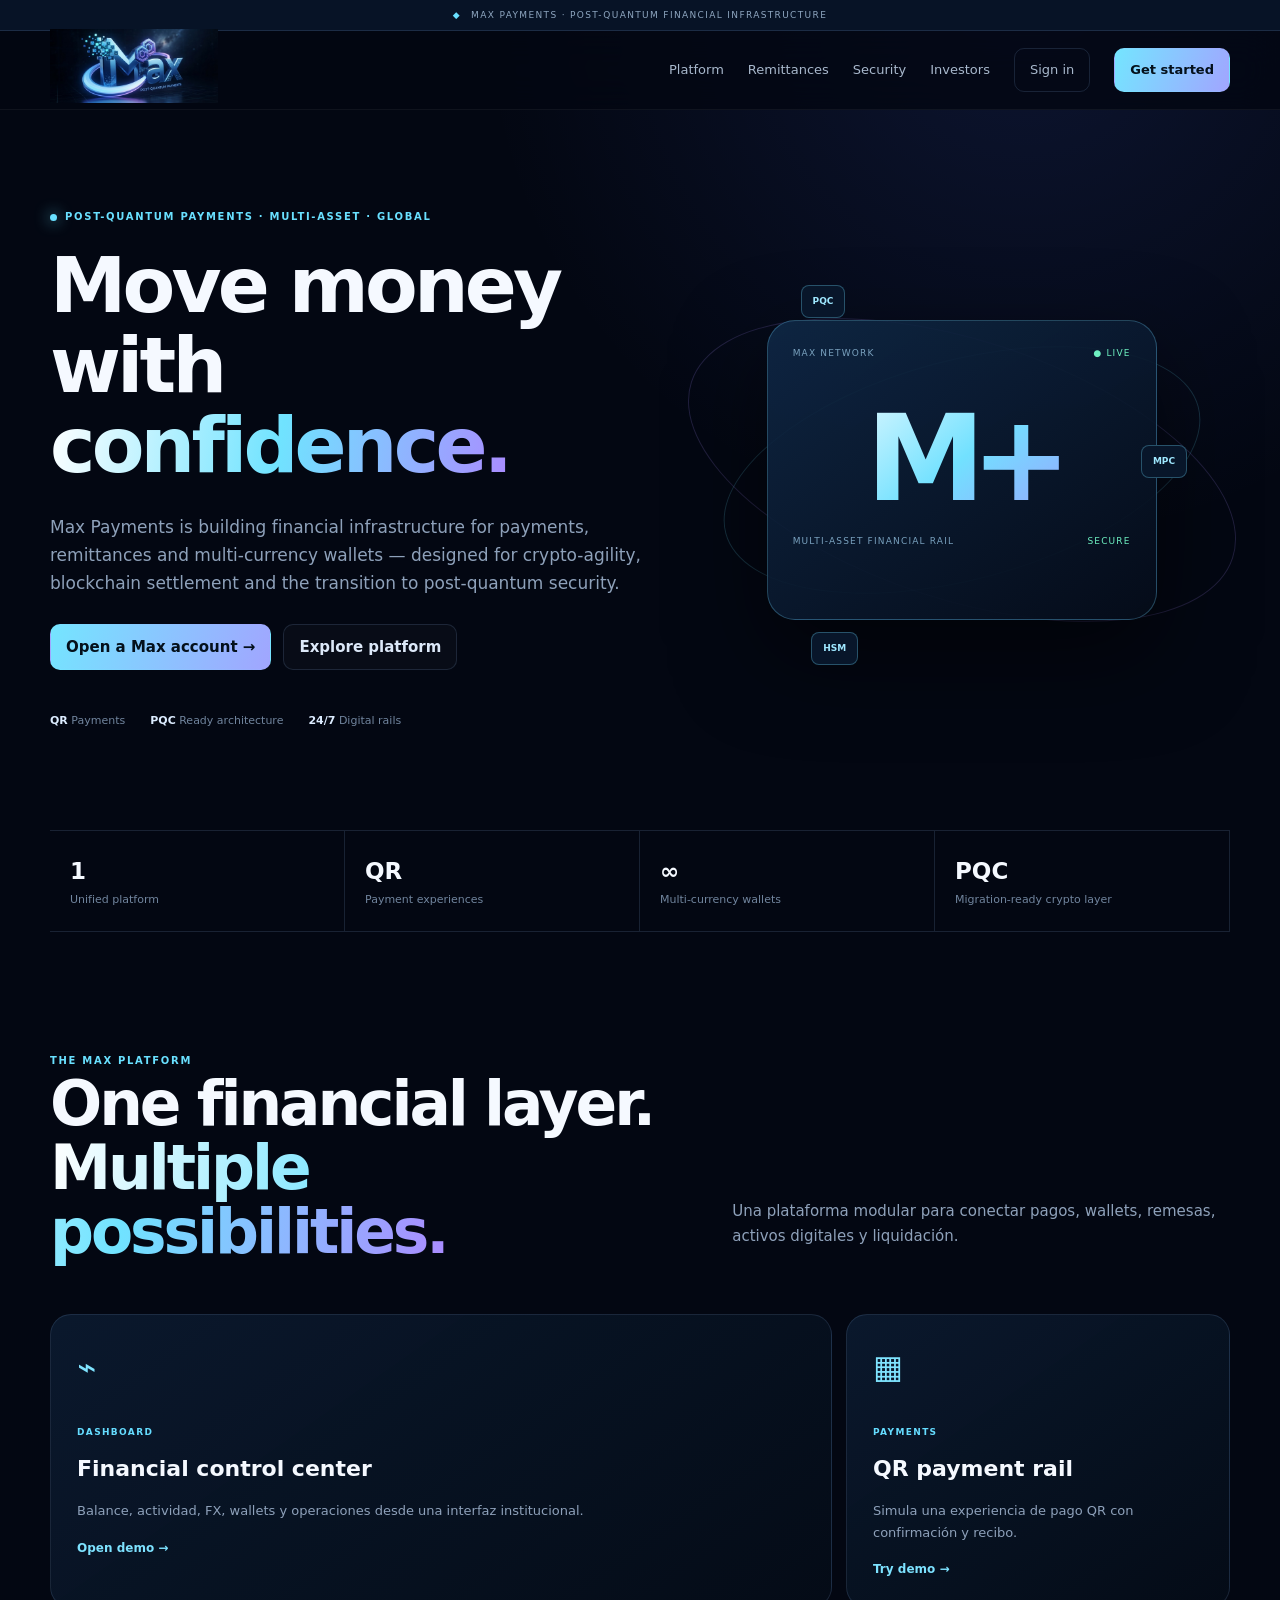
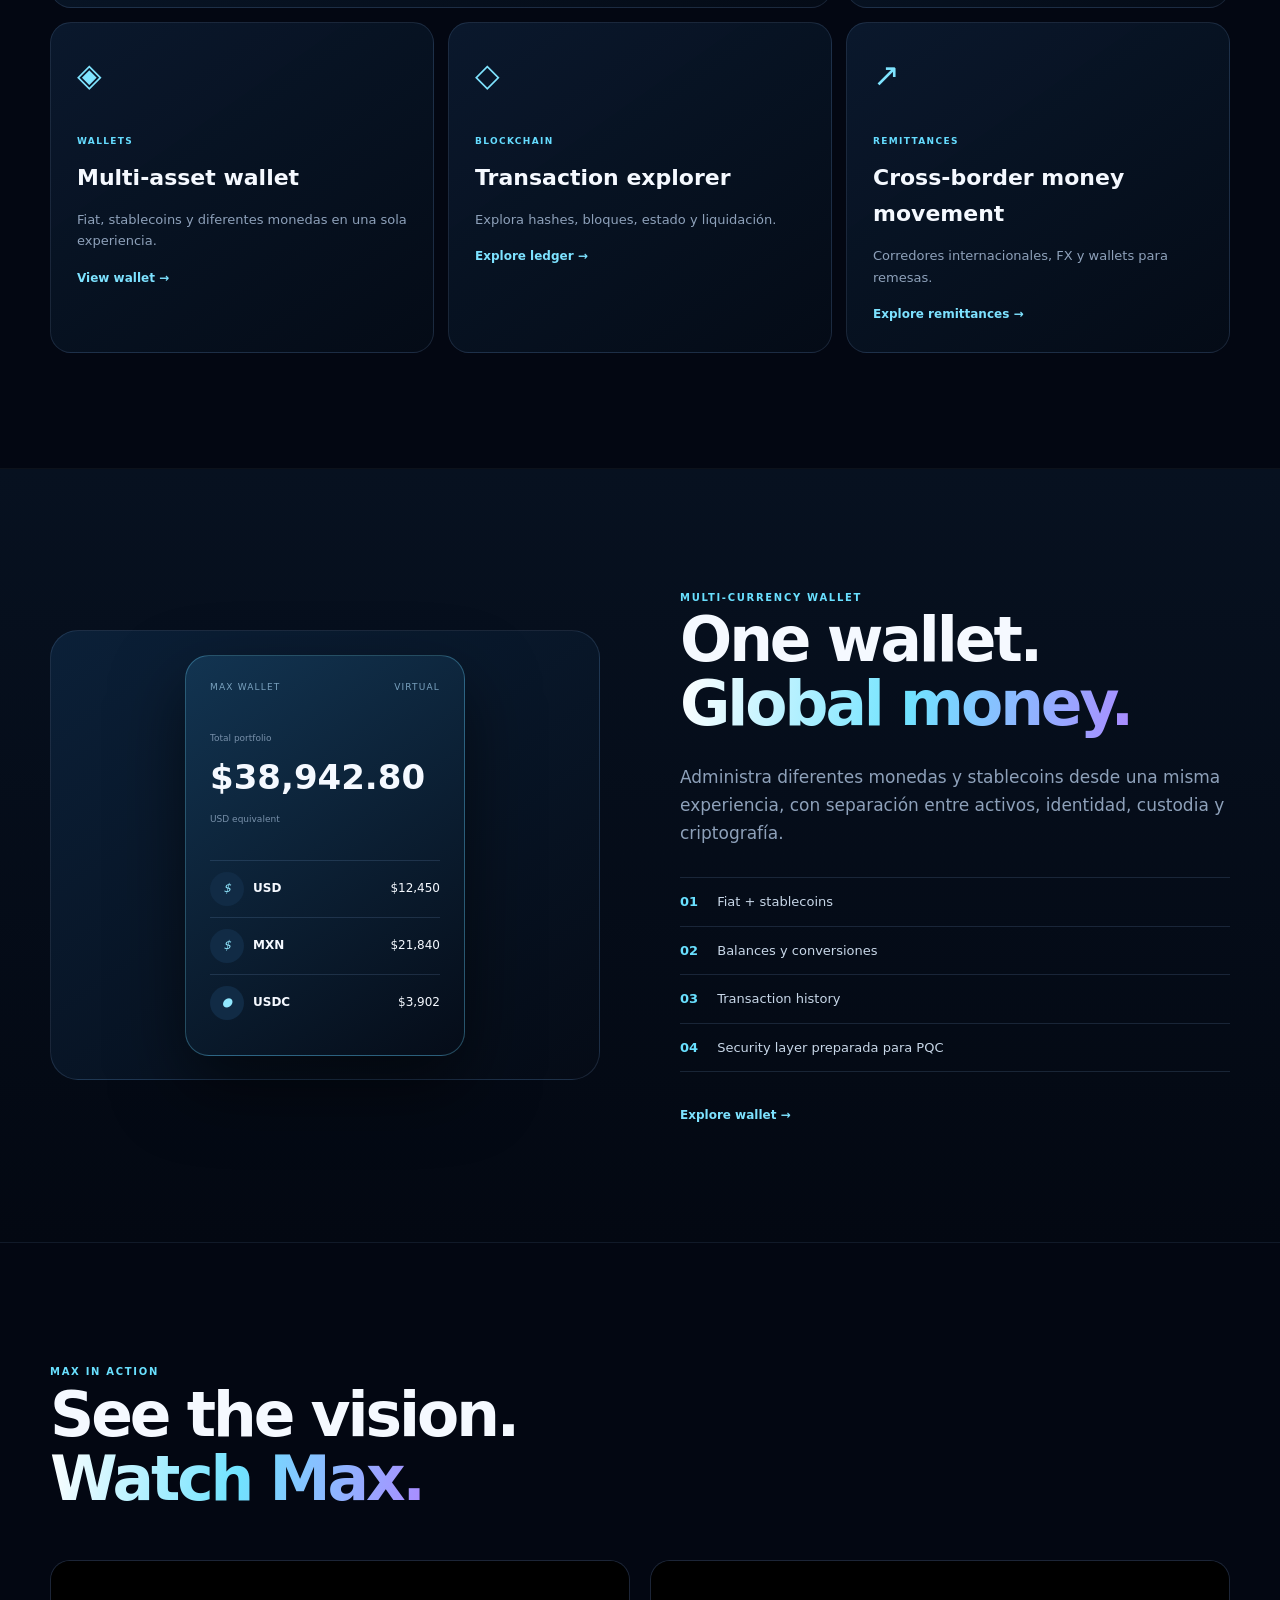
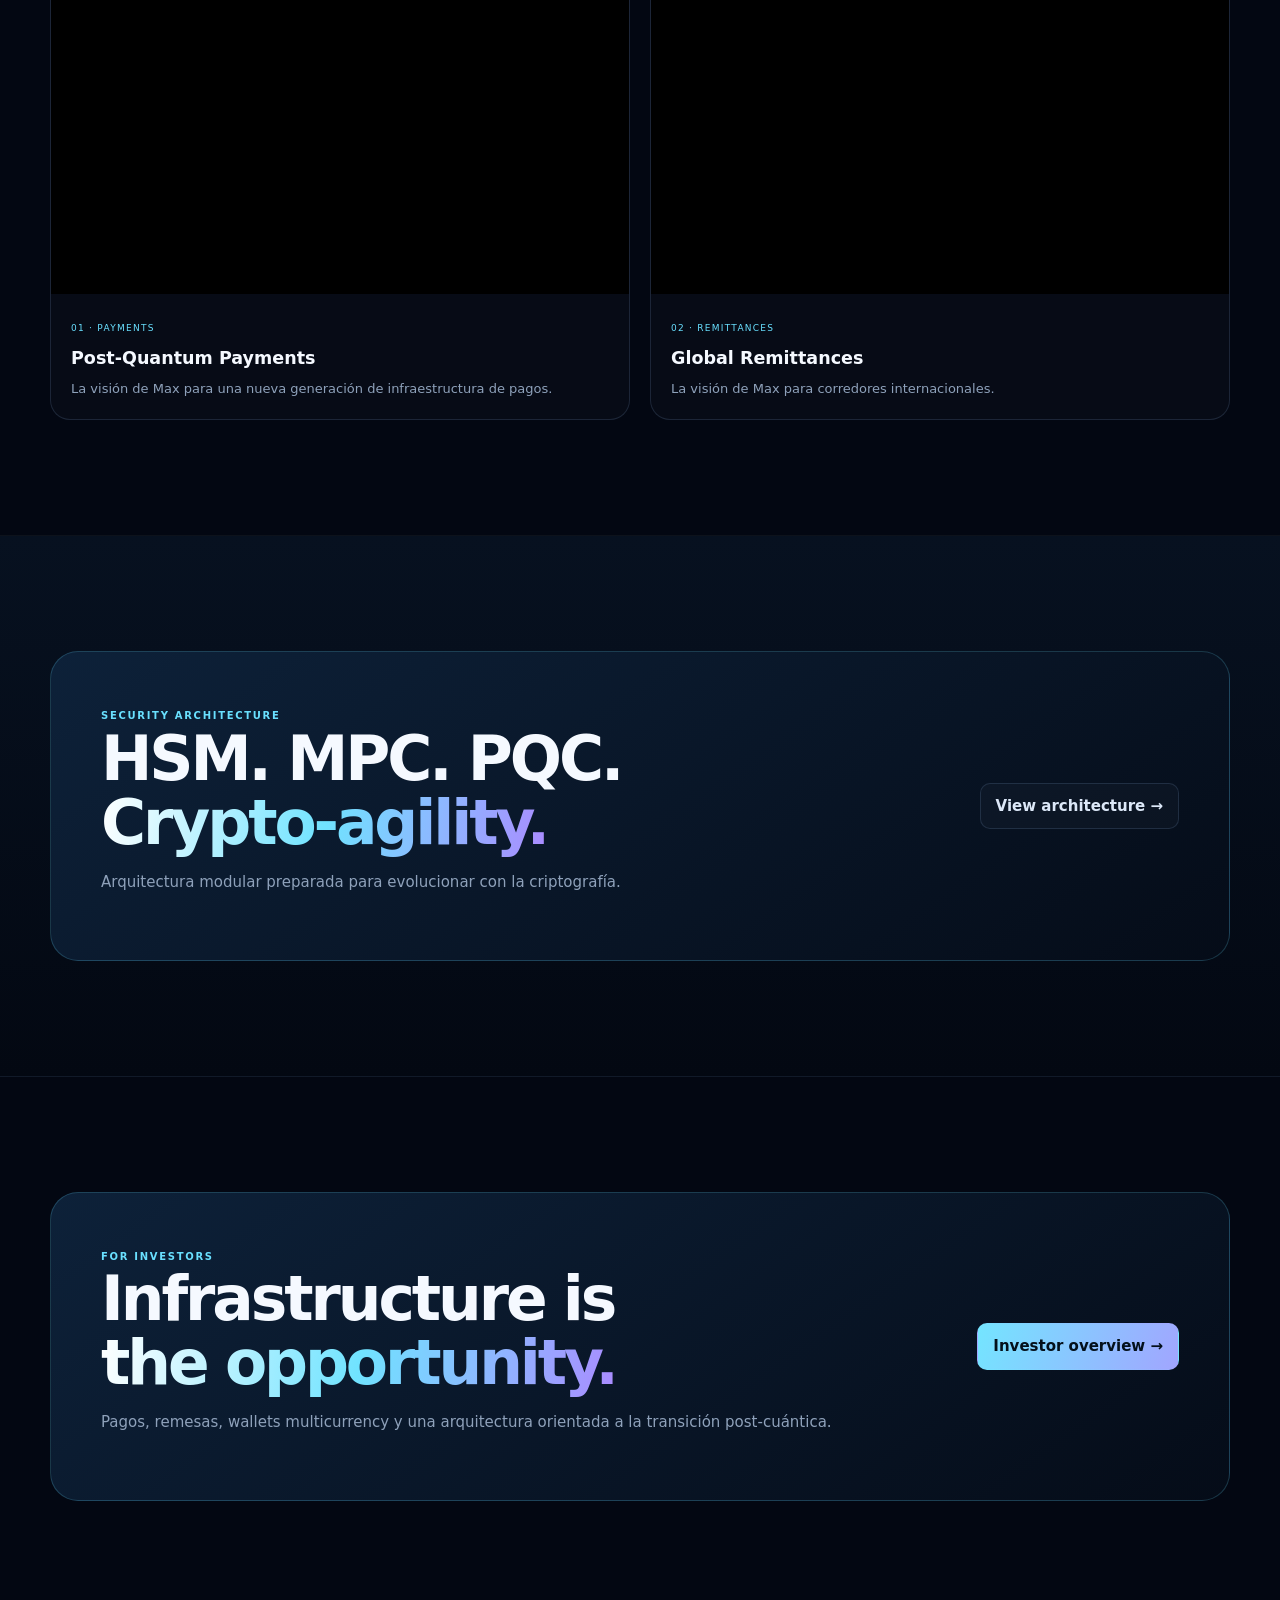
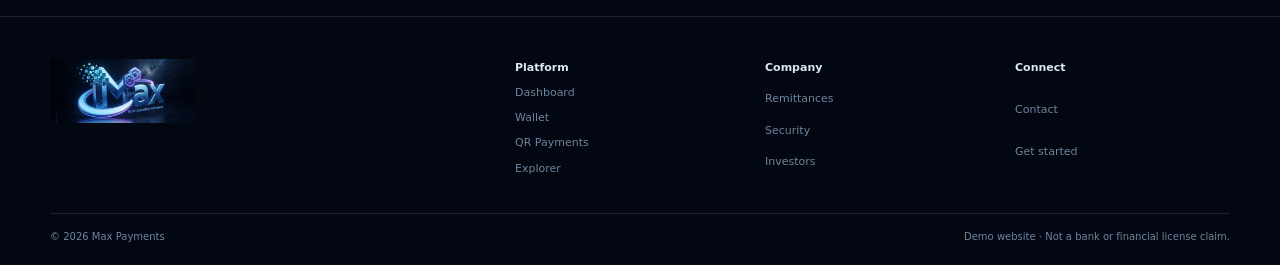
<file: index.html>
<!doctype html><html lang="es"><head><meta charset="utf-8"><meta name="viewport" content="width=device-width,initial-scale=1"><meta name="description" content="Max Payments"><title>Max Payments | Post-Quantum Financial Infrastructure</title><link rel="stylesheet" href="assets/app.css"></head><body class=""><div class="announcement"><span>◆</span> MAX PAYMENTS · POST-QUANTUM FINANCIAL INFRASTRUCTURE</div><header class="header"><div class="container nav"><a class="logo" href="index.html"><img src="assets/max-payments-logo.png" alt="Max Payments"></a><button class="mobile-menu">☰</button><nav class="nav-links"><a href="index.html">Platform</a><a href="remittances.html">Remittances</a><a href="security.html">Security</a><a href="investors.html">Investors</a><a class="nav-button" href="login.html">Sign in</a><a class="nav-button primary" href="signup.html">Get started</a></nav></div></header><main><section class="hero"><div class="container hero-grid"><div><div class="eyebrow"><i></i> POST-QUANTUM PAYMENTS · MULTI-ASSET · GLOBAL</div><h1>Move money with <em>confidence.</em></h1><p class="hero-copy">Max Payments is building financial infrastructure for payments, remittances and multi-currency wallets — designed for crypto-agility, blockchain settlement and the transition to post-quantum security.</p><div class="actions"><a class="button primary" href="signup.html">Open a Max account →</a><a class="button ghost" href="#platform">Explore platform</a></div><div class="trust-row"><span><b>QR</b> Payments</span><span><b>PQC</b> Ready architecture</span><span><b>24/7</b> Digital rails</span></div></div><div class="hero-art"><div class="ring a"></div><div class="ring b"></div><div class="node n1">PQC</div><div class="node n2">MPC</div><div class="node n3">HSM</div><div class="core"><div class="core-top">MAX NETWORK <span>● LIVE</span></div><div class="core-mark">M<span>+</span></div><div class="core-top">MULTI-ASSET FINANCIAL RAIL <span>SECURE</span></div></div></div></div></section><div class="container metrics"><div><strong>1</strong><span>Unified platform</span></div><div><strong>QR</strong><span>Payment experiences</span></div><div><strong>∞</strong><span>Multi-currency wallets</span></div><div><strong>PQC</strong><span>Migration-ready crypto layer</span></div></div><section id="platform" class="section"><div class="container"><div class="section-head"><div><span class="kicker">THE MAX PLATFORM</span><h2>One financial layer.<br><em>Multiple possibilities.</em></h2></div><p>Una plataforma modular para conectar pagos, wallets, remesas, activos digitales y liquidación.</p></div><div class="product-grid"><a class="card large" href="dashboard.html"><div class="icon">⌁</div><span class="label">DASHBOARD</span><h3>Financial control center</h3><p>Balance, actividad, FX, wallets y operaciones desde una interfaz institucional.</p><span class="text-link">Open demo →</span></a><a class="card" href="qr.html"><div class="icon">▦</div><span class="label">PAYMENTS</span><h3>QR payment rail</h3><p>Simula una experiencia de pago QR con confirmación y recibo.</p><span class="text-link">Try demo →</span></a><a class="card" href="wallet.html"><div class="icon">◈</div><span class="label">WALLETS</span><h3>Multi-asset wallet</h3><p>Fiat, stablecoins y diferentes monedas en una sola experiencia.</p><span class="text-link">View wallet →</span></a><a class="card" href="explorer.html"><div class="icon">◇</div><span class="label">BLOCKCHAIN</span><h3>Transaction explorer</h3><p>Explora hashes, bloques, estado y liquidación.</p><span class="text-link">Explore ledger →</span></a><a class="card" href="remittances.html"><div class="icon">↗</div><span class="label">REMITTANCES</span><h3>Cross-border money movement</h3><p>Corredores internacionales, FX y wallets para remesas.</p><span class="text-link">Explore remittances →</span></a></div></div></section><section class="section dark"><div class="container split"><div class="visual"><div class="wallet"><div class="bw-top"><span>MAX WALLET</span><span>VIRTUAL</span></div><div style="margin:30px 0"><small>Total portfolio</small><strong>$38,942.80</strong><small>USD equivalent</small></div><div class="asset"><i class="coin">$</i><b>USD</b><span>$12,450</span></div><div class="asset"><i class="coin">$</i><b>MXN</b><span>$21,840</span></div><div class="asset"><i class="coin">●</i><b>USDC</b><span>$3,902</span></div></div></div><div><span class="kicker">MULTI-CURRENCY WALLET</span><h2>One wallet.<br><em>Global money.</em></h2><p class="lead">Administra diferentes monedas y stablecoins desde una misma experiencia, con separación entre activos, identidad, custodia y criptografía.</p><div class="checks"><div><b>01</b> Fiat + stablecoins</div><div><b>02</b> Balances y conversiones</div><div><b>03</b> Transaction history</div><div><b>04</b> Security layer preparada para PQC</div></div><a class="text-link" href="wallet.html">Explore wallet →</a></div></div></section><section class="section"><div class="container"><div class="section-head"><div><span class="kicker">MAX IN ACTION</span><h2>See the vision.<br><em>Watch Max.</em></h2></div></div><div class="videos"><article class="video-card"><div class="video"><iframe src="https://www.youtube-nocookie.com/embed/qvWjx91_C4s" title="Max Payments — Pagos Post-Cuánticos" loading="lazy" allowfullscreen></iframe></div><div class="video-body"><span>01 · PAYMENTS</span><h3>Post-Quantum Payments</h3><p>La visión de Max para una nueva generación de infraestructura de pagos.</p></div></article><article class="video-card"><div class="video"><iframe src="https://www.youtube-nocookie.com/embed/3CbAd5xZrtY" title="Max Payments — Remesas" loading="lazy" allowfullscreen></iframe></div><div class="video-body"><span>02 · REMITTANCES</span><h3>Global Remittances</h3><p>La visión de Max para corredores internacionales.</p></div></article></div></div></section><section class="section dark"><div class="container security-box"><div><span class="kicker">SECURITY ARCHITECTURE</span><h2>HSM. MPC. PQC.<br><em>Crypto-agility.</em></h2><p>Arquitectura modular preparada para evolucionar con la criptografía.</p></div><a class="button ghost" href="security.html">View architecture →</a></div></section><section class="section"><div class="container investor-box"><div><span class="kicker">FOR INVESTORS</span><h2>Infrastructure is<br><em>the opportunity.</em></h2><p>Pagos, remesas, wallets multicurrency y una arquitectura orientada a la transición post-cuántica.</p></div><a class="button primary" href="investors.html">Investor overview →</a></div></section></main><footer><div class="container footer-main"><img src="assets/max-payments-logo.png"><div><b>Platform</b><a href="dashboard.html">Dashboard</a><a href="wallet.html">Wallet</a><a href="qr.html">QR Payments</a><a href="explorer.html">Explorer</a></div><div><b>Company</b><a href="remittances.html">Remittances</a><a href="security.html">Security</a><a href="investors.html">Investors</a></div><div><b>Connect</b><a href="mailto:contact@maxpayments.com">Contact</a><a href="signup.html">Get started</a></div></div><div class="container footer-bottom"><span>© <span data-year></span> Max Payments</span><span>Demo website · Not a bank or financial license claim.</span></div></footer><script src="assets/app.js"></script></body></html>
</file>
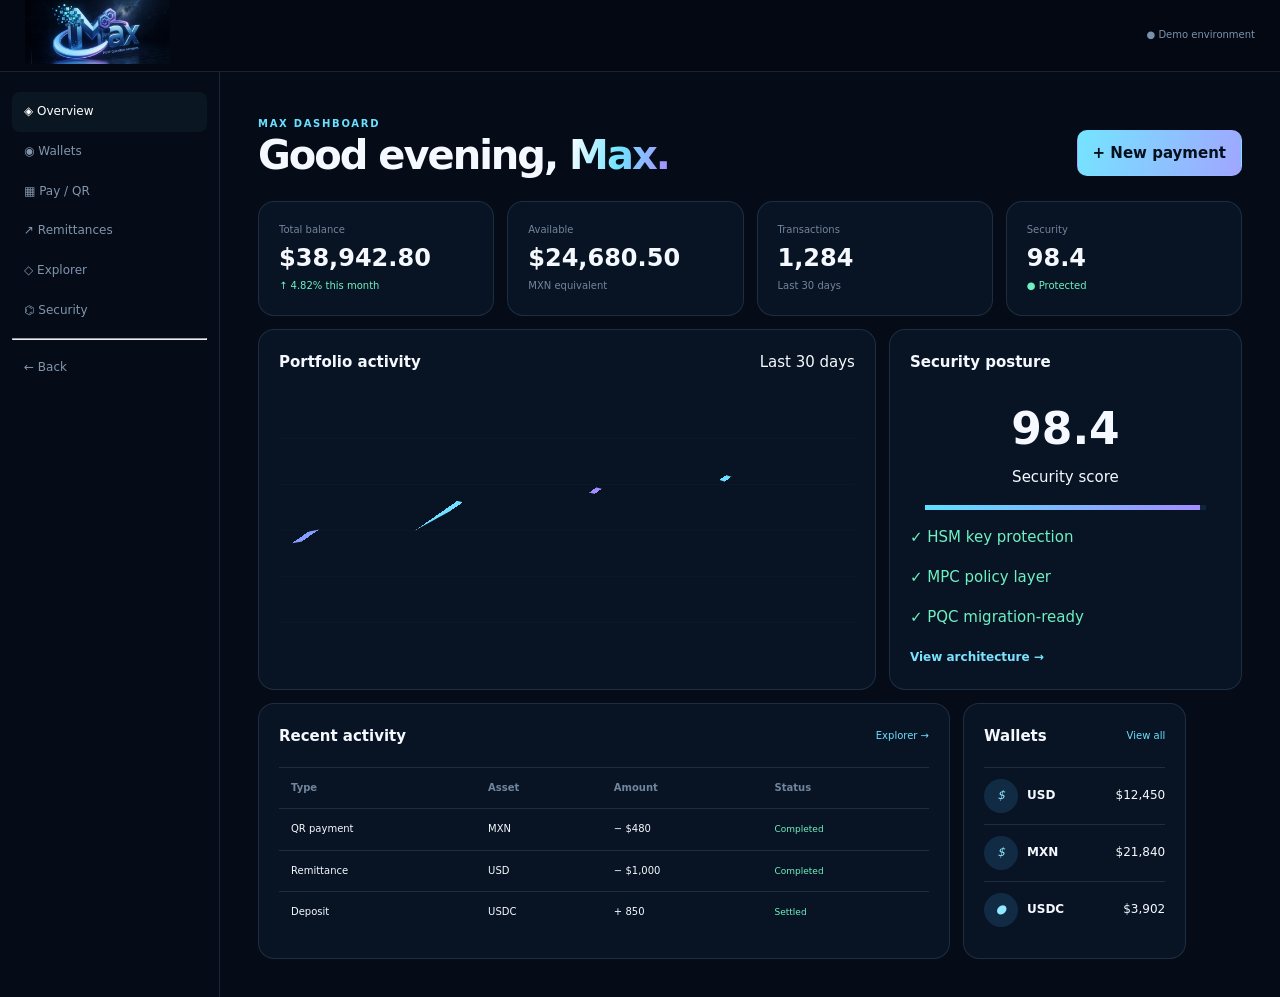
<file: dashboard.html>
<!doctype html><html lang="es"><head><meta charset="utf-8"><meta name="viewport" content="width=device-width,initial-scale=1"><meta name="description" content="Max Payments"><title>Max Dashboard</title><link rel="stylesheet" href="assets/app.css"></head><body class="app-body"><header class="app-header"><a class="logo" href="index.html"><img src="assets/max-payments-logo.png"></a><span style="color:#7b91aa;font-size:10px">● Demo environment</span></header><div class="dashboard-layout"><aside class="sidebar"><a class="active" href="dashboard.html">◈ Overview</a><a href="wallet.html">◉ Wallets</a><a href="qr.html">▦ Pay / QR</a><a href="remittances.html">↗ Remittances</a><a href="explorer.html">◇ Explorer</a><a href="security.html">⌬ Security</a><hr><a href="index.html">← Back</a></aside><main class="dash"><div class="dash-top"><div><span class="kicker">MAX DASHBOARD</span><h1>Good evening, <em>Max.</em></h1></div><a class="button primary" href="qr.html">+ New payment</a></div><div class="grid4"><div class="stat"><small>Total balance</small><strong>$38,942.80</strong><span class="green">↑ 4.82% this month</span></div><div class="stat"><small>Available</small><strong>$24,680.50</strong><span>MXN equivalent</span></div><div class="stat"><small>Transactions</small><strong>1,284</strong><span>Last 30 days</span></div><div class="stat"><small>Security</small><strong>98.4</strong><span class="green">● Protected</span></div></div><div class="main-grid"><div class="panel"><div class="panel-head"><b>Portfolio activity</b><span>Last 30 days</span></div><div class="chart"></div></div><div class="panel"><div class="panel-head"><b>Security posture</b></div><div class="score"><strong>98.4</strong><span>Security score</span><div class="bar"><i></i></div></div><p class="green">✓ HSM key protection</p><p class="green">✓ MPC policy layer</p><p class="green">✓ PQC migration-ready</p><a class="text-link" href="security.html">View architecture →</a></div></div><div class="main-grid"><div class="panel"><div class="panel-head"><b>Recent activity</b><a href="explorer.html">Explorer →</a></div><div class="table-wrap"><table><tr><th>Type</th><th>Asset</th><th>Amount</th><th>Status</th></tr><tr><td>QR payment</td><td>MXN</td><td>− $480</td><td class="status">Completed</td></tr><tr><td>Remittance</td><td>USD</td><td>− $1,000</td><td class="status">Completed</td></tr><tr><td>Deposit</td><td>USDC</td><td>+ 850</td><td class="status">Settled</td></tr></table></div></div><div class="panel"><div class="panel-head"><b>Wallets</b><a href="wallet.html">View all</a></div><div class="asset"><i class="coin">$</i><b>USD</b><span>$12,450</span></div><div class="asset"><i class="coin">$</i><b>MXN</b><span>$21,840</span></div><div class="asset"><i class="coin">●</i><b>USDC</b><span>$3,902</span></div></div></div></main><script src="assets/app.js"></script></body></html>
</file>
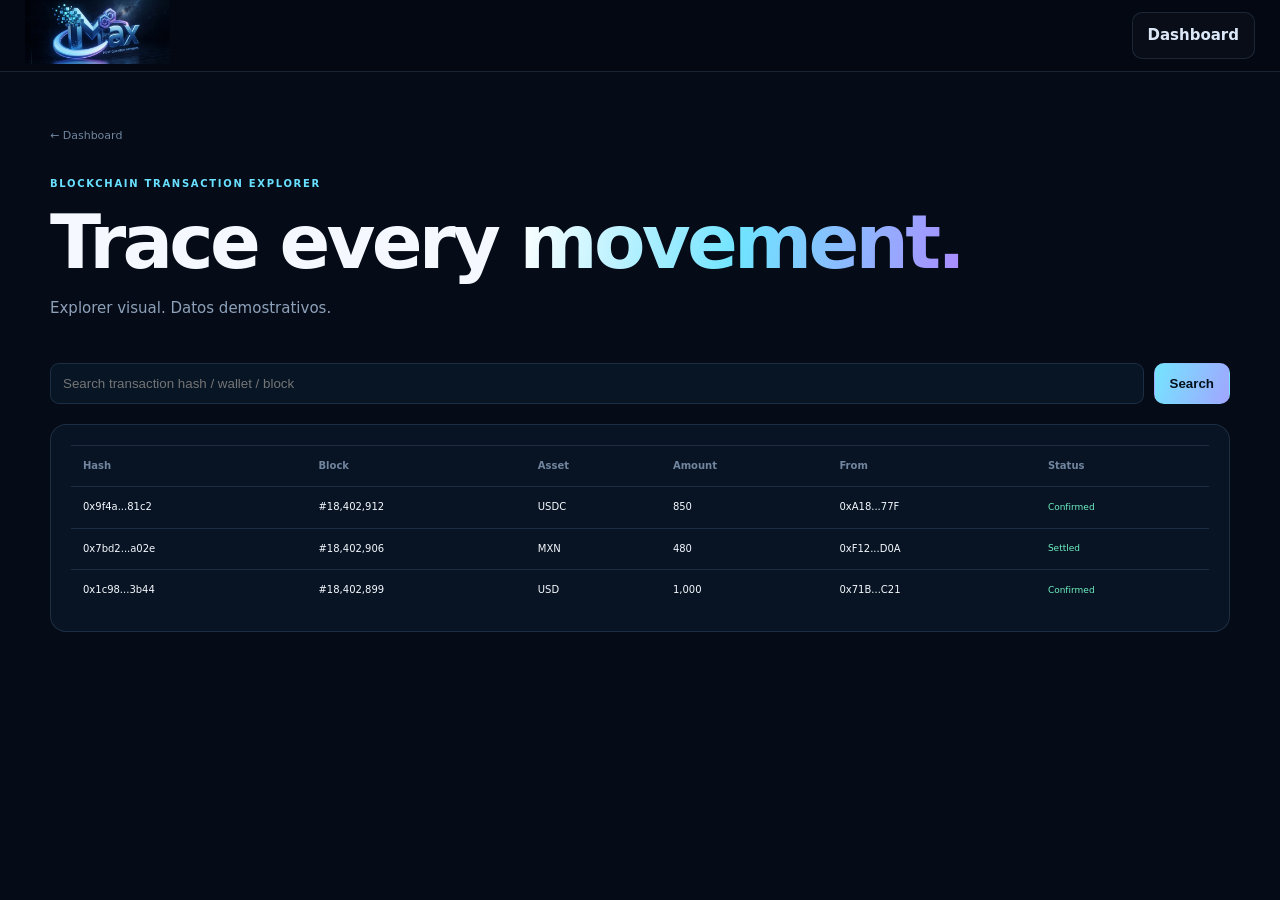
<file: explorer.html>
<!doctype html><html lang="es"><head><meta charset="utf-8"><meta name="viewport" content="width=device-width,initial-scale=1"><meta name="description" content="Max Payments"><title>Max Transaction Explorer</title><link rel="stylesheet" href="assets/app.css"></head><body class="app-body"><header class="app-header"><a class="logo" href="index.html"><img src="assets/max-payments-logo.png"></a><a class="button ghost" href="dashboard.html">Dashboard</a></header><main class="product-page container"><div class="back">← <a href="dashboard.html">Dashboard</a></div><div class="page-title"><span class="kicker">BLOCKCHAIN TRANSACTION EXPLORER</span><h1>Trace every <em>movement.</em></h1><p>Explorer visual. Datos demostrativos.</p></div><div class="search"><input id="q" placeholder="Search transaction hash / wallet / block"><button class="button primary" onclick="go()">Search</button></div><div id="result"></div><div class="panel table-wrap"><table><tr><th>Hash</th><th>Block</th><th>Asset</th><th>Amount</th><th>From</th><th>Status</th></tr><tr><td>0x9f4a...81c2</td><td>#18,402,912</td><td>USDC</td><td>850</td><td>0xA18...77F</td><td class="status">Confirmed</td></tr><tr><td>0x7bd2...a02e</td><td>#18,402,906</td><td>MXN</td><td>480</td><td>0xF12...D0A</td><td class="status">Settled</td></tr><tr><td>0x1c98...3b44</td><td>#18,402,899</td><td>USD</td><td>1,000</td><td>0x71B...C21</td><td class="status">Confirmed</td></tr></table></div></main><script>function go(){let v=q.value.trim()||'0x9f4a...81c2';result.innerHTML='<div class="note"><span class="kicker">SEARCH RESULT</span><h3>'+v+'</h3><p>Demo result · Block #18,402,912 · Confirmed · Ledger settlement complete.</p></div>'}</script><script src="assets/app.js"></script></body></html>
</file>
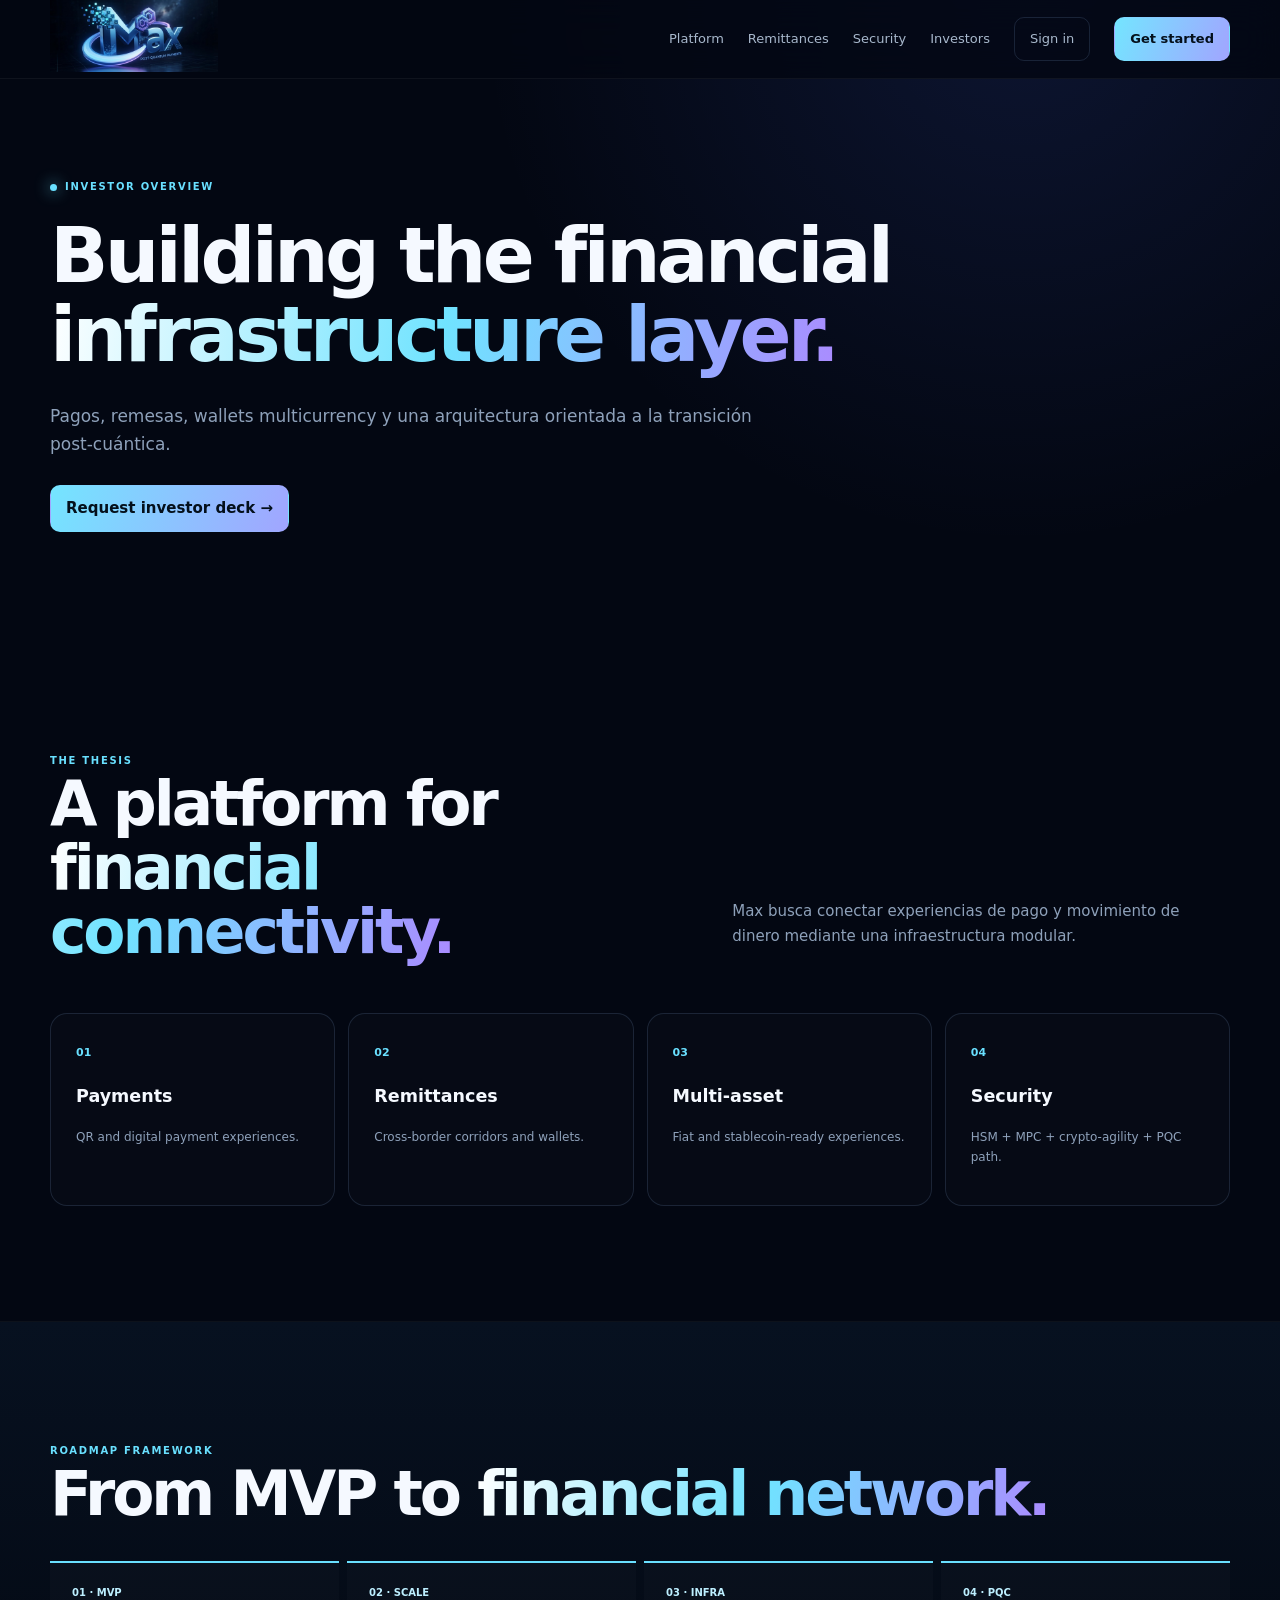
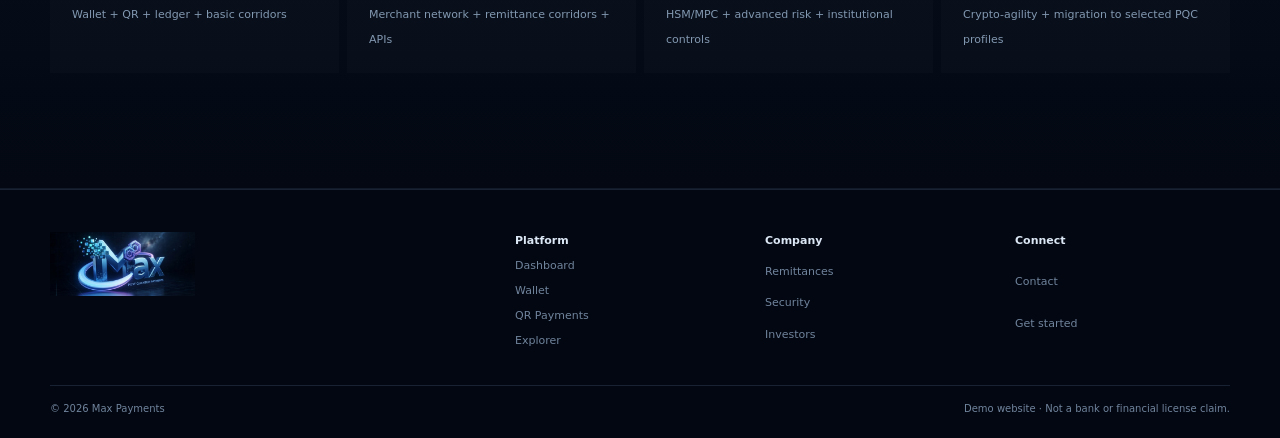
<file: investors.html>
<!doctype html><html lang="es"><head><meta charset="utf-8"><meta name="viewport" content="width=device-width,initial-scale=1"><meta name="description" content="Max Payments"><title>Max Investors</title><link rel="stylesheet" href="assets/app.css"></head><body class=""><header class="header"><div class="container nav"><a class="logo" href="index.html"><img src="assets/max-payments-logo.png" alt="Max Payments"></a><button class="mobile-menu">☰</button><nav class="nav-links"><a href="index.html">Platform</a><a href="remittances.html">Remittances</a><a href="security.html">Security</a><a href="investors.html">Investors</a><a class="nav-button" href="login.html">Sign in</a><a class="nav-button primary" href="signup.html">Get started</a></nav></div></header><main><section class="subhero"><div class="container"><span class="eyebrow"><i></i> INVESTOR OVERVIEW</span><h1>Building the financial<br><em>infrastructure layer.</em></h1><p class="hero-copy">Pagos, remesas, wallets multicurrency y una arquitectura orientada a la transición post-cuántica.</p><a class="button primary" href="mailto:investors@maxpayments.com">Request investor deck →</a></div></section><section class="section"><div class="container"><div class="section-head"><div><span class="kicker">THE THESIS</span><h2>A platform for<br><em>financial connectivity.</em></h2></div><p>Max busca conectar experiencias de pago y movimiento de dinero mediante una infraestructura modular.</p></div><div class="four"><div class="small-card"><b>01</b><h3>Payments</h3><p>QR and digital payment experiences.</p></div><div class="small-card"><b>02</b><h3>Remittances</h3><p>Cross-border corridors and wallets.</p></div><div class="small-card"><b>03</b><h3>Multi-asset</h3><p>Fiat and stablecoin-ready experiences.</p></div><div class="small-card"><b>04</b><h3>Security</h3><p>HSM + MPC + crypto-agility + PQC path.</p></div></div></div></section><section class="section dark"><div class="container"><span class="kicker">ROADMAP FRAMEWORK</span><h2>From MVP to <em>financial network.</em></h2><div class="roadmap"><div><b>01 · MVP</b><span>Wallet + QR + ledger + basic corridors</span></div><div><b>02 · SCALE</b><span>Merchant network + remittance corridors + APIs</span></div><div><b>03 · INFRA</b><span>HSM/MPC + advanced risk + institutional controls</span></div><div><b>04 · PQC</b><span>Crypto-agility + migration to selected PQC profiles</span></div></div></div></section></main><footer><div class="container footer-main"><img src="assets/max-payments-logo.png"><div><b>Platform</b><a href="dashboard.html">Dashboard</a><a href="wallet.html">Wallet</a><a href="qr.html">QR Payments</a><a href="explorer.html">Explorer</a></div><div><b>Company</b><a href="remittances.html">Remittances</a><a href="security.html">Security</a><a href="investors.html">Investors</a></div><div><b>Connect</b><a href="mailto:contact@maxpayments.com">Contact</a><a href="signup.html">Get started</a></div></div><div class="container footer-bottom"><span>© <span data-year></span> Max Payments</span><span>Demo website · Not a bank or financial license claim.</span></div></footer><script src="assets/app.js"></script></body></html>
</file>
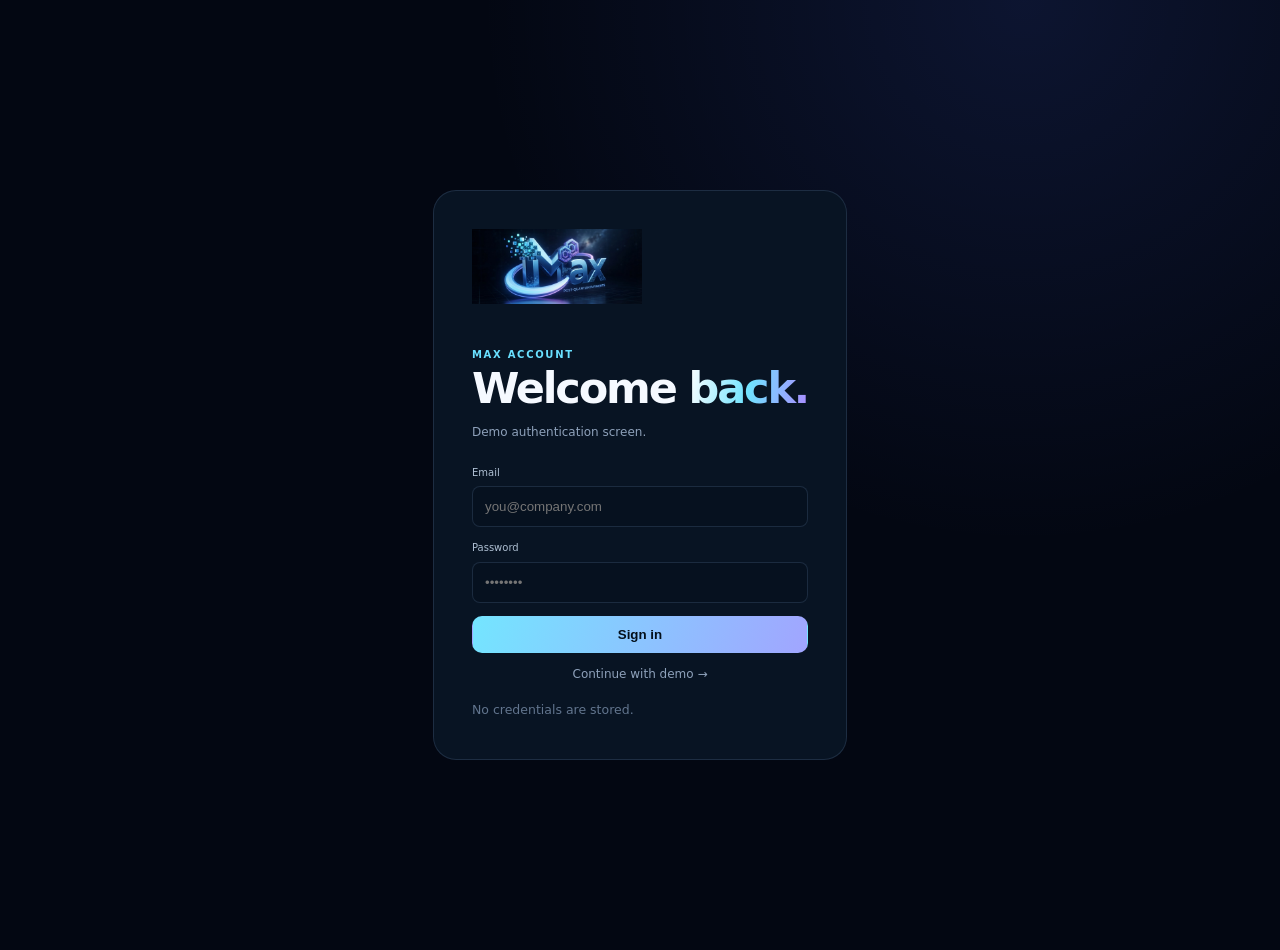
<file: login.html>
<!doctype html><html lang="es"><head><meta charset="utf-8"><meta name="viewport" content="width=device-width,initial-scale=1"><meta name="description" content="Max Payments"><title>Max Sign In</title><link rel="stylesheet" href="assets/app.css"></head><body class="auth"><div class="auth"><div class="auth-card"><a class="auth-logo" href="index.html"><img src="assets/max-payments-logo.png"></a><span class="kicker">MAX ACCOUNT</span><h1>Welcome <em>back.</em></h1><p>Demo authentication screen.</p><form onsubmit="event.preventDefault();location.href='dashboard.html'"><label>Email<input type="email" required placeholder="you@company.com"></label><label>Password<input type="password" required placeholder="••••••••"></label><button class="button primary">Sign in</button></form><p style="text-align:center"><a href="dashboard.html">Continue with demo →</a></p><small style="color:#62758e">No credentials are stored.</small></div></div><script src="assets/app.js"></script></body></html>
</file>
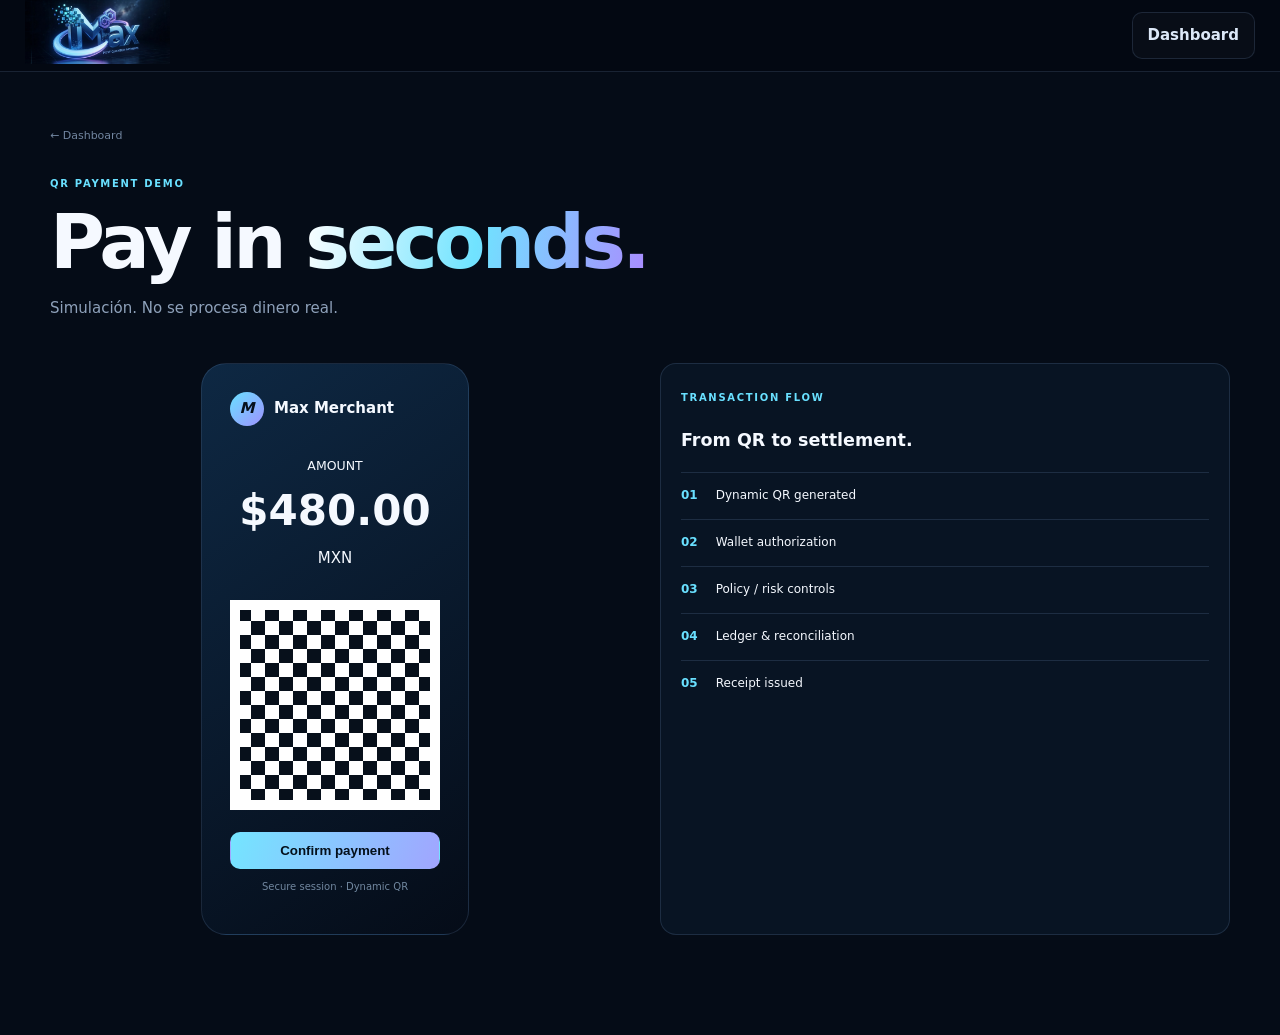
<file: qr.html>
<!doctype html><html lang="es"><head><meta charset="utf-8"><meta name="viewport" content="width=device-width,initial-scale=1"><meta name="description" content="Max Payments"><title>Max QR Payment</title><link rel="stylesheet" href="assets/app.css"></head><body class="app-body"><header class="app-header"><a class="logo" href="index.html"><img src="assets/max-payments-logo.png"></a><a class="button ghost" href="dashboard.html">Dashboard</a></header><main class="product-page container"><div class="back">← <a href="dashboard.html">Dashboard</a></div><div class="page-title"><span class="kicker">QR PAYMENT DEMO</span><h1>Pay in <em>seconds.</em></h1><p>Simulación. No se procesa dinero real.</p></div><div class="qr-demo"><div class="terminal"><div class="merchant"><i class="coin">M</i><b>Max Merchant</b></div><div class="pay"><small>AMOUNT</small><strong>$480.00</strong><span>MXN</span></div><div class="qr"></div><button id="pay" class="button primary" style="width:100%">Confirm payment</button><p id="status" class="demo-status">Secure session · Dynamic QR</p></div><div class="panel"><span class="kicker">TRANSACTION FLOW</span><h3>From QR to settlement.</h3><div class="flow"><div><b>01</b> Dynamic QR generated</div><div><b>02</b> Wallet authorization</div><div><b>03</b> Policy / risk controls</div><div><b>04</b> Ledger & reconciliation</div><div><b>05</b> Receipt issued</div></div></div></div></main><script>document.getElementById('pay').onclick=()=>{status.textContent='✓ Demo payment authorized — no funds moved.';status.className='demo-status success';pay.textContent='Payment completed';pay.disabled=true}</script><script src="assets/app.js"></script></body></html>
</file>
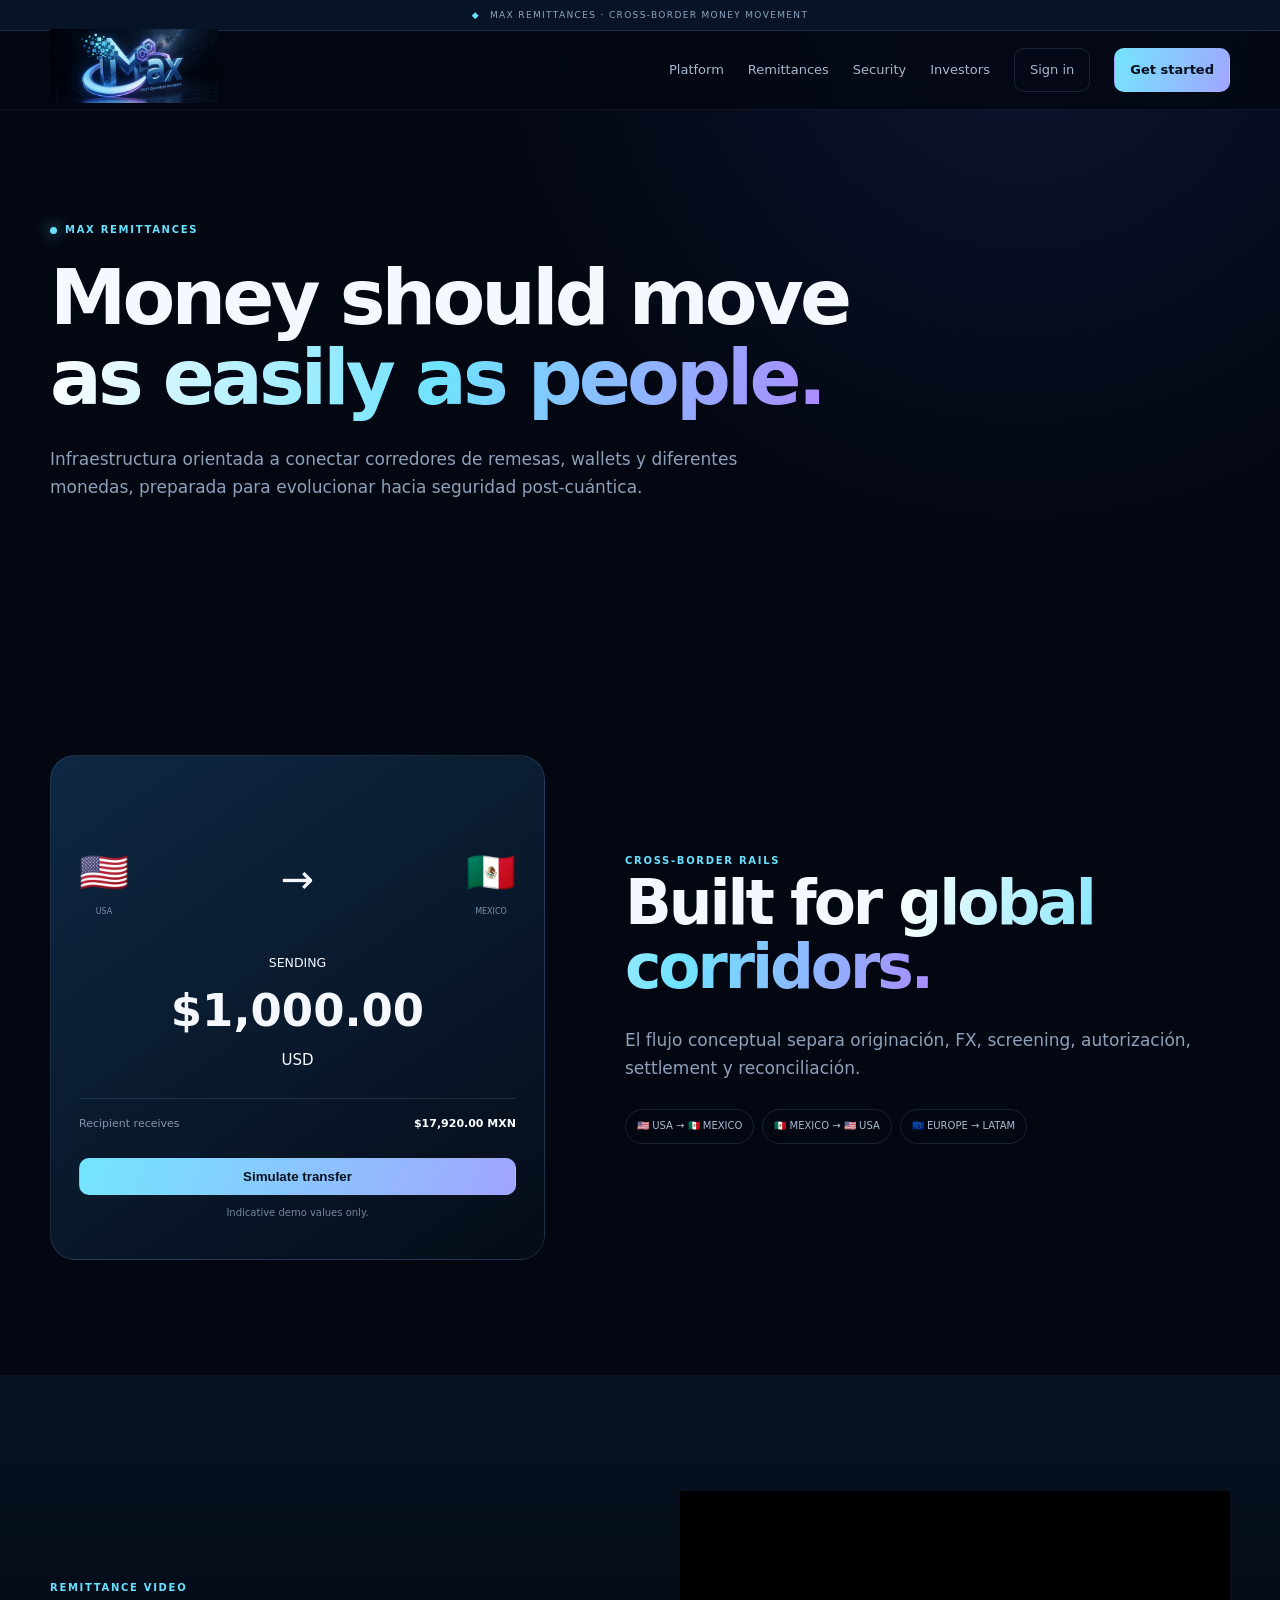
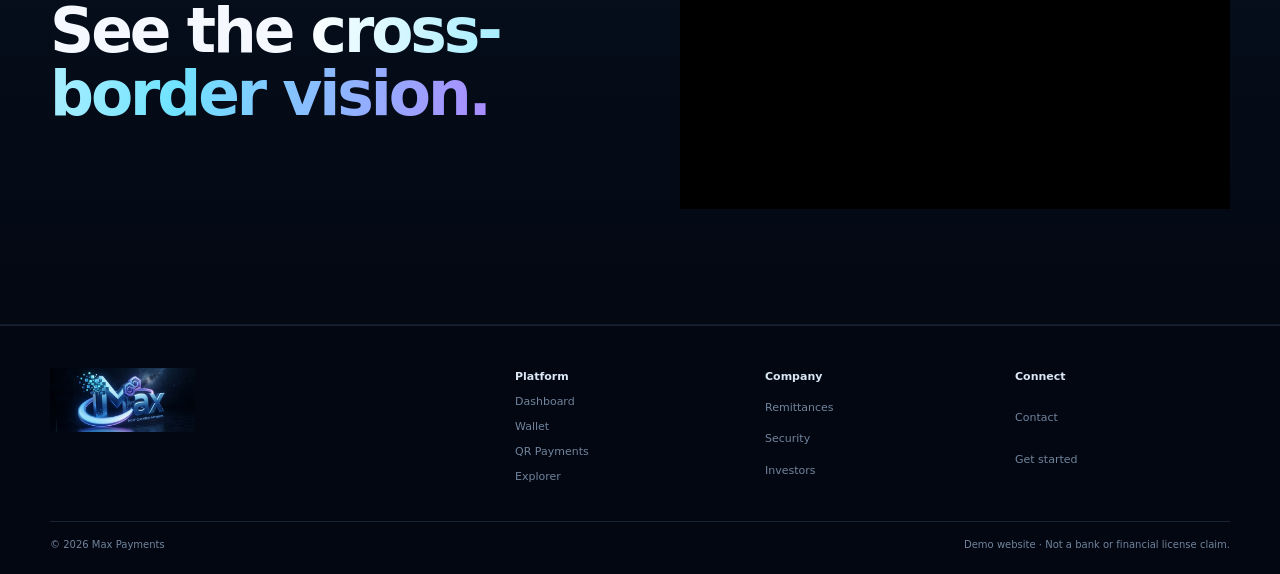
<file: remittances.html>
<!doctype html><html lang="es"><head><meta charset="utf-8"><meta name="viewport" content="width=device-width,initial-scale=1"><meta name="description" content="Max Payments"><title>Max Remittances</title><link rel="stylesheet" href="assets/app.css"></head><body class=""><div class="announcement"><span>◆</span> MAX REMITTANCES · CROSS-BORDER MONEY MOVEMENT</div><header class="header"><div class="container nav"><a class="logo" href="index.html"><img src="assets/max-payments-logo.png" alt="Max Payments"></a><button class="mobile-menu">☰</button><nav class="nav-links"><a href="index.html">Platform</a><a href="remittances.html">Remittances</a><a href="security.html">Security</a><a href="investors.html">Investors</a><a class="nav-button" href="login.html">Sign in</a><a class="nav-button primary" href="signup.html">Get started</a></nav></div></header><main><section class="subhero"><div class="container"><span class="eyebrow"><i></i> MAX REMITTANCES</span><h1>Money should move<br><em>as easily as people.</em></h1><p class="hero-copy">Infraestructura orientada a conectar corredores de remesas, wallets y diferentes monedas, preparada para evolucionar hacia seguridad post-cuántica.</p></div></section><section class="section"><div class="container rem-grid"><div class="route"><div class="route-line"><div>🇺🇸<small>USA</small></div><span>→</span><div>🇲🇽<small>MEXICO</small></div></div><div class="amount"><small>SENDING</small><strong>$1,000.00</strong><span>USD</span></div><div class="receive"><span>Recipient receives</span><b>$17,920.00 MXN</b></div><button id="rbtn" class="button primary" style="width:100%;margin-top:25px">Simulate transfer</button><p id="rst" class="demo-status">Indicative demo values only.</p></div><div><span class="kicker">CROSS-BORDER RAILS</span><h2>Built for <em>global corridors.</em></h2><p class="lead">El flujo conceptual separa originación, FX, screening, autorización, settlement y reconciliación.</p><div class="corridors"><span>🇺🇸 USA → 🇲🇽 MEXICO</span><span>🇲🇽 MEXICO → 🇺🇸 USA</span><span>🇪🇺 EUROPE → LATAM</span></div></div></div></section><section class="section dark"><div class="container split"><div><span class="kicker">REMITTANCE VIDEO</span><h2>See the <em>cross-border vision.</em></h2></div><div class="video"><iframe src="https://www.youtube-nocookie.com/embed/3CbAd5xZrtY" title="Max Payments — Remesas" loading="lazy" allowfullscreen></iframe></div></div></section></main><footer><div class="container footer-main"><img src="assets/max-payments-logo.png"><div><b>Platform</b><a href="dashboard.html">Dashboard</a><a href="wallet.html">Wallet</a><a href="qr.html">QR Payments</a><a href="explorer.html">Explorer</a></div><div><b>Company</b><a href="remittances.html">Remittances</a><a href="security.html">Security</a><a href="investors.html">Investors</a></div><div><b>Connect</b><a href="mailto:contact@maxpayments.com">Contact</a><a href="signup.html">Get started</a></div></div><div class="container footer-bottom"><span>© <span data-year></span> Max Payments</span><span>Demo website · Not a bank or financial license claim.</span></div></footer><script>rbtn.onclick=()=>{rst.textContent='✓ Demo transfer simulated — no funds moved.';rst.className='demo-status success';rbtn.textContent='Transfer simulated';rbtn.disabled=true}</script><script src="assets/app.js"></script></body></html>
</file>
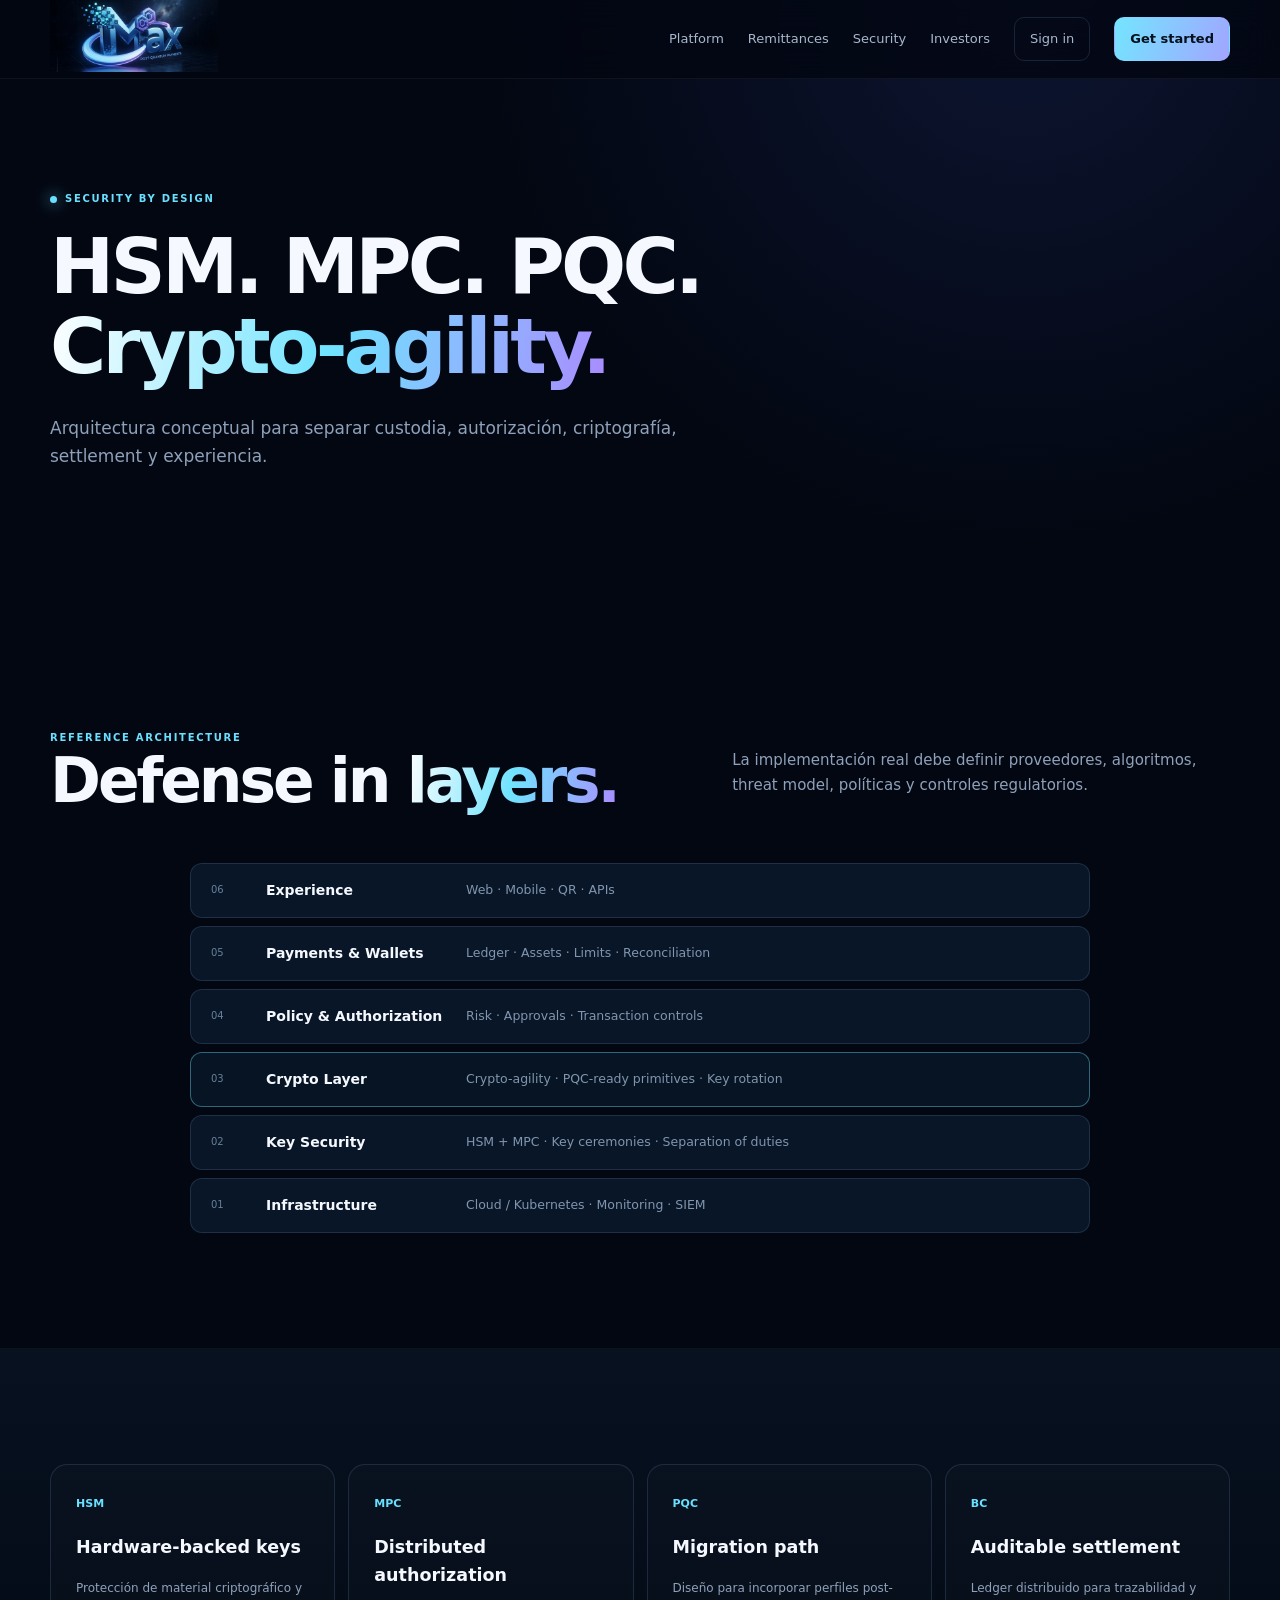
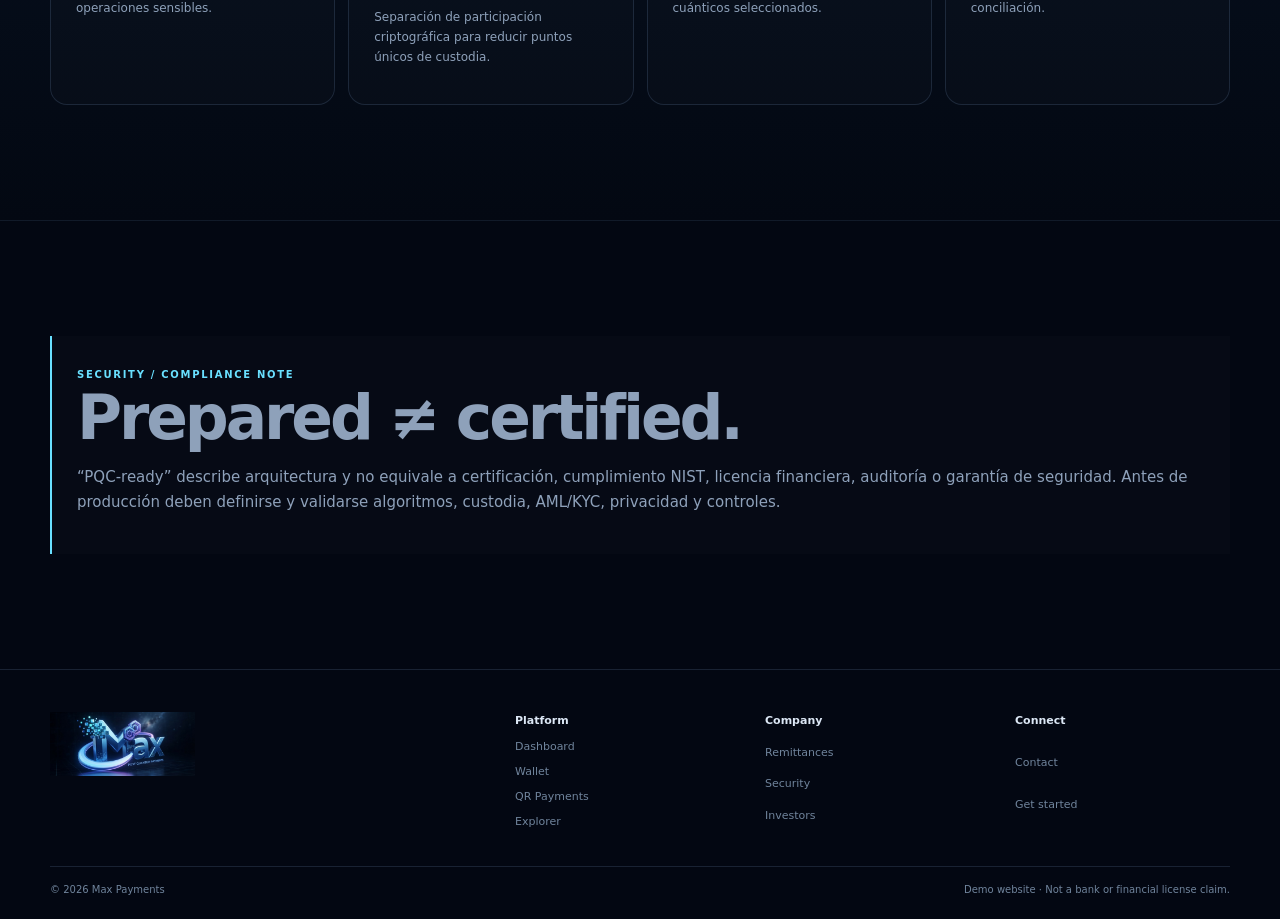
<file: security.html>
<!doctype html><html lang="es"><head><meta charset="utf-8"><meta name="viewport" content="width=device-width,initial-scale=1"><meta name="description" content="Max Payments"><title>Max Security Architecture</title><link rel="stylesheet" href="assets/app.css"></head><body class=""><header class="header"><div class="container nav"><a class="logo" href="index.html"><img src="assets/max-payments-logo.png" alt="Max Payments"></a><button class="mobile-menu">☰</button><nav class="nav-links"><a href="index.html">Platform</a><a href="remittances.html">Remittances</a><a href="security.html">Security</a><a href="investors.html">Investors</a><a class="nav-button" href="login.html">Sign in</a><a class="nav-button primary" href="signup.html">Get started</a></nav></div></header><main><section class="subhero"><div class="container"><span class="eyebrow"><i></i> SECURITY BY DESIGN</span><h1>HSM. MPC. PQC.<br><em>Crypto-agility.</em></h1><p class="hero-copy">Arquitectura conceptual para separar custodia, autorización, criptografía, settlement y experiencia.</p></div></section><section class="section"><div class="container"><div class="section-head"><div><span class="kicker">REFERENCE ARCHITECTURE</span><h2>Defense in <em>layers.</em></h2></div><p>La implementación real debe definir proveedores, algoritmos, threat model, políticas y controles regulatorios.</p></div><div class="arch"><div class="layer"><span>06</span><b>Experience</b><small>Web · Mobile · QR · APIs</small></div><div class="layer"><span>05</span><b>Payments & Wallets</b><small>Ledger · Assets · Limits · Reconciliation</small></div><div class="layer"><span>04</span><b>Policy & Authorization</b><small>Risk · Approvals · Transaction controls</small></div><div class="layer pqc"><span>03</span><b>Crypto Layer</b><small>Crypto-agility · PQC-ready primitives · Key rotation</small></div><div class="layer"><span>02</span><b>Key Security</b><small>HSM + MPC · Key ceremonies · Separation of duties</small></div><div class="layer"><span>01</span><b>Infrastructure</b><small>Cloud / Kubernetes · Monitoring · SIEM</small></div></div></div></section><section class="section dark"><div class="container four"><div class="small-card"><b>HSM</b><h3>Hardware-backed keys</h3><p>Protección de material criptográfico y operaciones sensibles.</p></div><div class="small-card"><b>MPC</b><h3>Distributed authorization</h3><p>Separación de participación criptográfica para reducir puntos únicos de custodia.</p></div><div class="small-card"><b>PQC</b><h3>Migration path</h3><p>Diseño para incorporar perfiles post-cuánticos seleccionados.</p></div><div class="small-card"><b>BC</b><h3>Auditable settlement</h3><p>Ledger distribuido para trazabilidad y conciliación.</p></div></div></section><section class="section"><div class="container note"><span class="kicker">SECURITY / COMPLIANCE NOTE</span><h2>Prepared ≠ certified.</h2><p>“PQC-ready” describe arquitectura y no equivale a certificación, cumplimiento NIST, licencia financiera, auditoría o garantía de seguridad. Antes de producción deben definirse y validarse algoritmos, custodia, AML/KYC, privacidad y controles.</p></div></section></main><footer><div class="container footer-main"><img src="assets/max-payments-logo.png"><div><b>Platform</b><a href="dashboard.html">Dashboard</a><a href="wallet.html">Wallet</a><a href="qr.html">QR Payments</a><a href="explorer.html">Explorer</a></div><div><b>Company</b><a href="remittances.html">Remittances</a><a href="security.html">Security</a><a href="investors.html">Investors</a></div><div><b>Connect</b><a href="mailto:contact@maxpayments.com">Contact</a><a href="signup.html">Get started</a></div></div><div class="container footer-bottom"><span>© <span data-year></span> Max Payments</span><span>Demo website · Not a bank or financial license claim.</span></div></footer><script src="assets/app.js"></script></body></html>
</file>
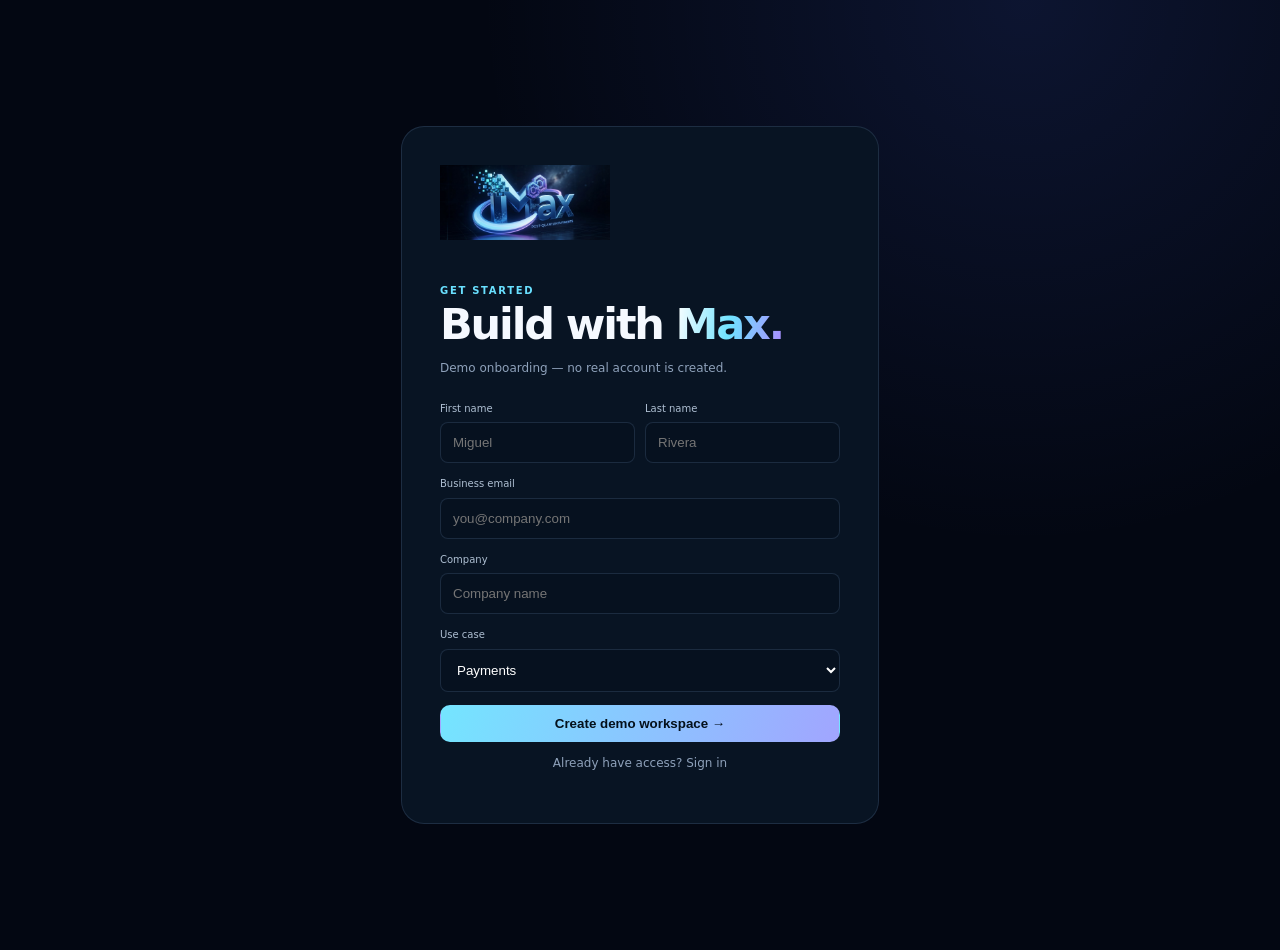
<file: signup.html>
<!doctype html><html lang="es"><head><meta charset="utf-8"><meta name="viewport" content="width=device-width,initial-scale=1"><meta name="description" content="Max Payments"><title>Max Get Started</title><link rel="stylesheet" href="assets/app.css"></head><body class="auth"><div class="auth"><div class="auth-card"><a class="auth-logo" href="index.html"><img src="assets/max-payments-logo.png"></a><span class="kicker">GET STARTED</span><h1>Build with <em>Max.</em></h1><p>Demo onboarding — no real account is created.</p><form onsubmit="event.preventDefault();location.href='dashboard.html'"><div class="form2"><label>First name<input required placeholder="Miguel"></label><label>Last name<input required placeholder="Rivera"></label></div><label>Business email<input type="email" required placeholder="you@company.com"></label><label>Company<input required placeholder="Company name"></label><label>Use case<select><option>Payments</option><option>Remittances</option><option>Wallets</option><option>Institutional infrastructure</option></select></label><button class="button primary">Create demo workspace →</button></form><p style="text-align:center">Already have access? <a href="login.html">Sign in</a></p></div></div><script src="assets/app.js"></script></body></html>
</file>
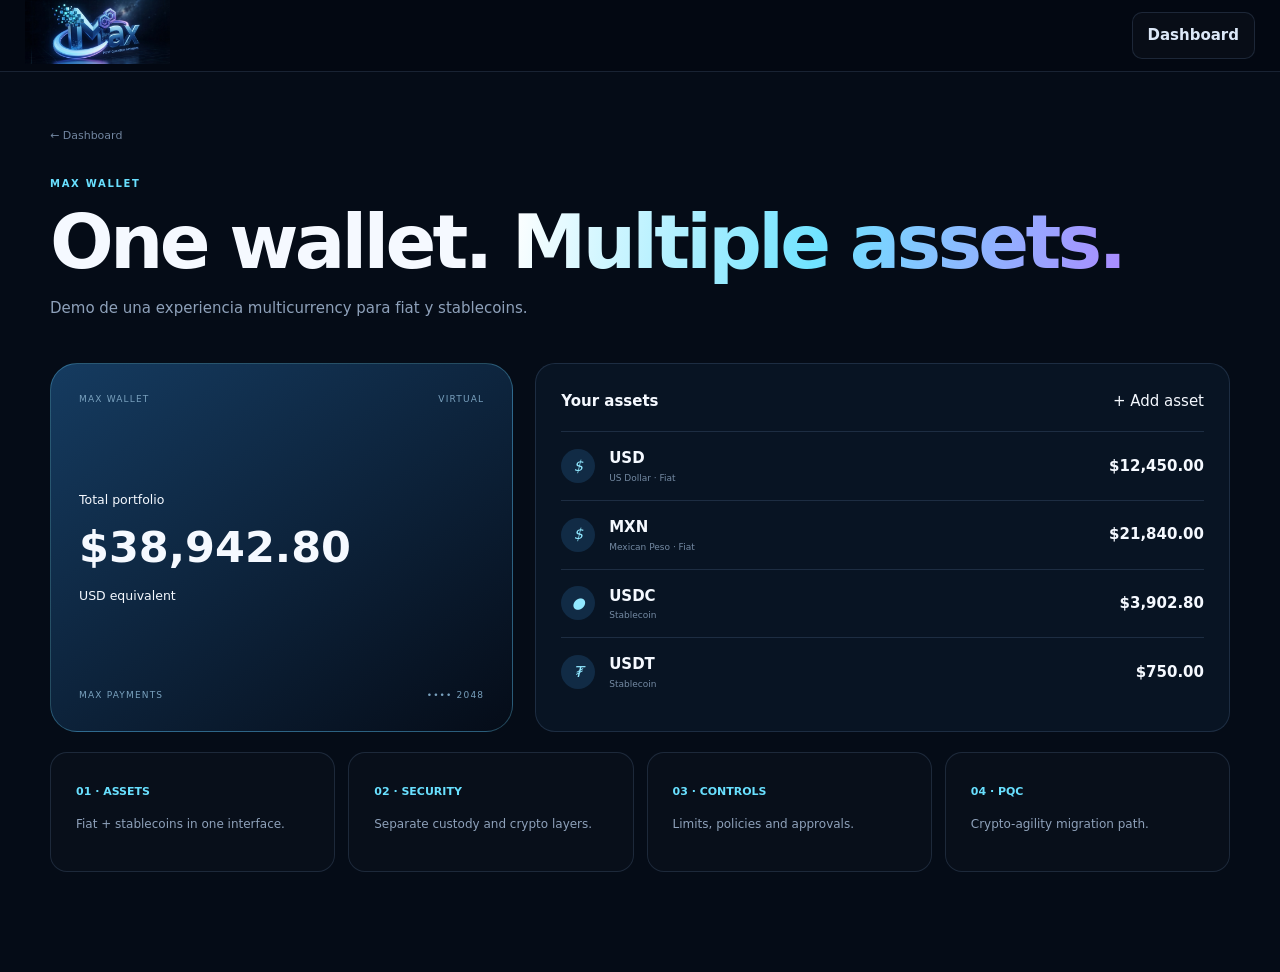
<file: wallet.html>
<!doctype html><html lang="es"><head><meta charset="utf-8"><meta name="viewport" content="width=device-width,initial-scale=1"><meta name="description" content="Max Payments"><title>Max Wallet</title><link rel="stylesheet" href="assets/app.css"></head><body class="app-body"><header class="app-header"><a class="logo" href="index.html"><img src="assets/max-payments-logo.png"></a><a class="button ghost" href="dashboard.html">Dashboard</a></header><main class="product-page container"><div class="back">← <a href="dashboard.html">Dashboard</a></div><div class="page-title"><span class="kicker">MAX WALLET</span><h1>One wallet. <em>Multiple assets.</em></h1><p>Demo de una experiencia multicurrency para fiat y stablecoins.</p></div><div class="wallet-layout"><div class="big-wallet"><div class="bw-top"><span>MAX WALLET</span><span>VIRTUAL</span></div><div><small>Total portfolio</small><strong>$38,942.80</strong><small>USD equivalent</small></div><div class="bw-bottom"><span>MAX PAYMENTS</span><span>•••• 2048</span></div></div><div class="asset-list"><div class="panel-head"><b>Your assets</b><span>+ Add asset</span></div><div class="asset-detail"><i class="coin">$</i><div><b>USD</b><small>US Dollar · Fiat</small></div><strong>$12,450.00</strong></div><div class="asset-detail"><i class="coin">$</i><div><b>MXN</b><small>Mexican Peso · Fiat</small></div><strong>$21,840.00</strong></div><div class="asset-detail"><i class="coin">●</i><div><b>USDC</b><small>Stablecoin</small></div><strong>$3,902.80</strong></div><div class="asset-detail"><i class="coin">₮</i><div><b>USDT</b><small>Stablecoin</small></div><strong>$750.00</strong></div></div></div><div class="four" style="margin-top:20px"><div class="small-card"><b>01 · ASSETS</b><p>Fiat + stablecoins in one interface.</p></div><div class="small-card"><b>02 · SECURITY</b><p>Separate custody and crypto layers.</p></div><div class="small-card"><b>03 · CONTROLS</b><p>Limits, policies and approvals.</p></div><div class="small-card"><b>04 · PQC</b><p>Crypto-agility migration path.</p></div></div></main><script src="assets/app.js"></script></body></html>
</file>
<file: assets/app.css>
:root{--bg:#030712;--panel:#0a1628;--line:rgba(154,199,255,.14);--cyan:#69e0ff;--violet:#a78bff;--green:#6ef0c1;--text:#f5f9ff;--muted:#8ea1ba;--max:1180px}*{box-sizing:border-box}html{scroll-behavior:smooth}body{margin:0;background:radial-gradient(circle at 80% 0,rgba(78,113,255,.13),transparent 34rem),#030712;color:var(--text);font:15px/1.65 Inter,system-ui,sans-serif}a{color:inherit;text-decoration:none}.container{width:min(calc(100% - 40px),var(--max));margin:auto}.announcement{height:31px;display:flex;justify-content:center;align-items:center;gap:10px;background:#071326;border-bottom:1px solid var(--line);color:#8ea6c0;font-size:9px;letter-spacing:.15em}.announcement span{color:var(--cyan)}.header{position:sticky;top:0;z-index:20;background:rgba(3,7,18,.8);backdrop-filter:blur(18px);border-bottom:1px solid rgba(255,255,255,.05)}.nav{height:78px;display:flex;align-items:center;justify-content:space-between}.logo img{width:168px}.nav-links{display:flex;gap:24px;align-items:center;color:#a8b8cc;font-size:13px}.nav-links a:hover{color:white}.nav-button,.button{border:1px solid var(--line);border-radius:10px;padding:10px 15px}.primary{background:linear-gradient(110deg,#74e5ff,#a1a5ff)!important;color:#04101b!important;border-color:transparent!important;font-weight:800}.mobile-menu{display:none;background:none;border:0;color:white;font-size:24px}.hero{min-height:720px;display:flex;align-items:center;overflow:hidden}.hero-grid{display:grid;grid-template-columns:1.05fr .95fr;gap:50px;align-items:center}.eyebrow,.kicker{font-size:10px;font-weight:800;letter-spacing:.17em;color:var(--cyan)}.eyebrow{display:flex;gap:8px;align-items:center;margin-bottom:20px}.eyebrow i{width:7px;height:7px;border-radius:50%;background:var(--cyan);box-shadow:0 0 15px var(--cyan)}h1,h2{line-height:1.04;letter-spacing:-.05em;margin:0}h1{font-size:clamp(50px,6vw,86px)}h2{font-size:clamp(38px,4.8vw,64px)}h1 em,h2 em{font-style:normal;background:linear-gradient(100deg,#fff,#70e3ff,#aa8bff);background-clip:text;-webkit-background-clip:text;color:transparent}.hero-copy,.lead{color:var(--muted);font-size:17px;max-width:720px;margin:27px 0}.actions{display:flex;gap:12px;flex-wrap:wrap}.button{display:inline-flex;align-items:center;justify-content:center;gap:8px;cursor:pointer;font-weight:800}.ghost{background:rgba(255,255,255,.025);color:#dce8f8}.trust-row{display:flex;gap:25px;margin-top:42px;color:#71859e;font-size:11px}.trust-row b{color:#dcecff}.hero-art{height:500px;position:relative;display:grid;place-items:center}.ring{position:absolute;border:1px solid rgba(105,224,255,.18);border-radius:50%;transform:rotate(-15deg)}.ring.a{width:490px;height:220px}.ring.b{width:570px;height:260px;transform:rotate(18deg);border-color:rgba(167,139,255,.18)}.core{width:390px;height:300px;padding:25px;border:1px solid rgba(113,216,255,.28);border-radius:28px;background:linear-gradient(145deg,rgba(15,40,70,.9),rgba(5,12,25,.95));box-shadow:0 35px 90px #0008;z-index:2}.core-top,.bw-top,.bw-bottom{display:flex;justify-content:space-between;color:#79a1be;font-size:9px;letter-spacing:.13em}.core-top span{color:var(--green)}.core-mark{text-align:center;font-size:120px;line-height:1;font-weight:900;letter-spacing:-.12em;margin:38px 0 15px;background:linear-gradient(140deg,#fff,#72e1ff,#a78cff);background-clip:text;-webkit-background-clip:text;color:transparent}.node{position:absolute;z-index:4;padding:8px 11px;border:1px solid rgba(109,222,255,.3);border-radius:8px;background:#08162a;color:#9fe8ff;font-size:9px;font-weight:800}.n1{top:65px;left:20%}.n2{right:8%;top:45%}.n3{bottom:55px;left:22%}.metrics{display:grid;grid-template-columns:repeat(4,1fr);border-block:1px solid var(--line)}.metrics div{padding:22px 20px;border-right:1px solid var(--line);display:grid}.metrics strong{font-size:23px}.metrics span{font-size:11px;color:#71859e}.section{padding:115px 0}.dark{background:linear-gradient(180deg,#071120,#030812);border-block:1px solid rgba(255,255,255,.04)}.section-head{display:grid;grid-template-columns:1fr .8fr;gap:60px;align-items:end;margin-bottom:50px}.section-head p{color:var(--muted)}.product-grid{display:grid;grid-template-columns:repeat(3,1fr);gap:14px}.card{min-height:270px;padding:26px;border:1px solid var(--line);border-radius:21px;background:linear-gradient(145deg,rgba(14,34,59,.65),rgba(6,13,25,.7));transition:.2s}.card:hover{transform:translateY(-3px);border-color:rgba(109,222,255,.3)}.card.large{grid-column:span 2}.icon{font-size:32px;color:#7fe4ff;margin-bottom:25px}.label{font-size:9px;color:#65dcff;letter-spacing:.15em;font-weight:800}.card h3{font-size:22px;margin:8px 0}.card p{color:var(--muted);font-size:13px}.text-link{color:#7de2ff;font-weight:800;font-size:12px}.split{display:grid;grid-template-columns:1fr 1fr;gap:80px;align-items:center}.visual{min-height:450px;border:1px solid var(--line);border-radius:28px;background:linear-gradient(145deg,#0b2038,#050b16);display:grid;place-items:center}.wallet{width:280px;padding:24px;border-radius:24px;background:linear-gradient(145deg,#123451,#050c18);border:1px solid rgba(111,219,255,.3);box-shadow:0 30px 70px #0008}.wallet strong{display:block;font-size:34px}.wallet small{color:#7890aa;font-size:9px}.asset{display:grid;grid-template-columns:34px 1fr auto;gap:9px;align-items:center;border-top:1px solid var(--line);padding:11px 0;font-size:12px}.coin{width:34px;height:34px;border-radius:50%;display:grid;place-items:center;background:#112b45;color:#91e8ff}.checks{margin:30px 0;border-top:1px solid var(--line)}.checks div{padding:13px 0;border-bottom:1px solid var(--line);color:#c8d7e8;font-size:13px}.checks b{color:var(--cyan);margin-right:15px}.videos{display:grid;grid-template-columns:1fr 1fr;gap:20px}.video-card{border:1px solid var(--line);border-radius:20px;overflow:hidden;background:#ffffff05}.video{aspect-ratio:16/9;background:#000}.video iframe{width:100%;height:100%;border:0}.video-body{padding:20px}.video-body span{font-size:9px;color:var(--cyan);letter-spacing:.14em}.video-body h3{margin:5px 0}.video-body p{color:var(--muted);margin:0;font-size:13px}.security-box,.investor-box{padding:50px;border:1px solid rgba(105,224,255,.2);border-radius:28px;background:linear-gradient(145deg,#0d2139,#050c18);display:flex;justify-content:space-between;align-items:center;gap:35px}.security-box p,.investor-box p{color:var(--muted)}footer{border-top:1px solid var(--line);padding:42px 0 20px;color:#70849c}.footer-main{display:grid;grid-template-columns:2fr repeat(3,1fr);gap:35px}.footer-main img{width:145px}.footer-main div{display:grid;gap:7px;font-size:11px}.footer-main b{color:#dce7f5}.footer-bottom{border-top:1px solid var(--line);margin-top:35px;padding-top:15px;display:flex;justify-content:space-between;font-size:10px}.subhero{min-height:530px;padding:100px 0;display:flex;align-items:center}.arch{max-width:900px;margin:auto;display:grid;gap:8px}.layer{display:grid;grid-template-columns:55px 200px 1fr;align-items:center;padding:15px 20px;border:1px solid var(--line);border-radius:12px;background:#091628}.layer span{color:#67809a;font-size:10px}.layer b{font-size:14px}.layer small{color:#8196ae}.layer.pqc{border-color:rgba(105,224,255,.4);background:#10314a55}.four{display:grid;grid-template-columns:repeat(4,1fr);gap:13px}.small-card{padding:25px;border:1px solid var(--line);border-radius:17px;background:#ffffff04}.small-card b{color:var(--cyan);font-size:11px}.small-card p{color:var(--muted);font-size:12px}.rem-grid{display:grid;grid-template-columns:.9fr 1.1fr;gap:80px;align-items:center}.route{padding:28px;border:1px solid var(--line);border-radius:25px;background:linear-gradient(145deg,#0e2843,#050c18)}.route-line{display:flex;justify-content:space-between;align-items:center;margin:55px 0 35px;font-size:40px}.route-line small{display:block;font-size:8px;color:#7890a9;text-align:center}.amount{text-align:center;display:grid}.amount strong{font-size:45px}.receive{display:flex;justify-content:space-between;border-top:1px solid var(--line);padding-top:16px;margin-top:25px;color:#8194aa;font-size:11px}.receive b{color:#fff}.corridors{display:flex;flex-wrap:wrap;gap:8px;margin:25px 0}.corridors span{border:1px solid var(--line);padding:8px 11px;border-radius:999px;color:#a9bbd0;font-size:10px}.roadmap{display:grid;grid-template-columns:repeat(4,1fr);gap:8px;margin-top:35px}.roadmap div{padding:22px;border-top:2px solid var(--cyan);background:#ffffff04}.roadmap b{display:block;color:#bdefff;font-size:10px}.roadmap span{color:#8298b0;font-size:11px}.app-body{background:#050c17}.app-header{height:72px;padding:0 25px;border-bottom:1px solid var(--line);display:flex;justify-content:space-between;align-items:center;background:#030812}.app-header img{width:145px}.dashboard-layout{display:grid;grid-template-columns:220px 1fr;min-height:calc(100vh - 72px)}.sidebar{border-right:1px solid var(--line);padding:20px 12px}.sidebar a{display:block;padding:10px 12px;color:#8195ad;font-size:12px;border-radius:8px}.sidebar a.active,.sidebar a:hover{background:#67dcff0d;color:white}.dash{padding:38px;max-width:1300px}.dash-top{display:flex;justify-content:space-between;align-items:end;margin-bottom:25px}.dash-top h1{font-size:40px}.grid4{display:grid;grid-template-columns:repeat(4,1fr);gap:13px}.stat,.panel{padding:20px;border:1px solid var(--line);border-radius:16px;background:#081423}.stat{display:grid}.stat small,.stat span{color:#71859e;font-size:10px}.stat strong{font-size:24px}.green{color:var(--green)!important}.main-grid{display:grid;grid-template-columns:1.4fr .8fr;gap:13px;margin-top:13px}.panel-head{display:flex;justify-content:space-between;align-items:center;margin-bottom:18px}.panel-head a{color:var(--cyan);font-size:10px}.chart{height:230px;background:repeating-linear-gradient(to bottom,transparent 0,transparent 45px,#ffffff08 46px);position:relative}.chart:after{content:"";position:absolute;inset:20% 2% 20% 2%;background:linear-gradient(145deg,transparent 0 10%,#6bdfff 10% 11%,transparent 11% 20%,#879dff 20% 21%,transparent 21% 34%,#70dfff 34% 35%,transparent 35% 50%,#a28dff 50% 51%,transparent 51% 65%,#6bdfff 65% 66%,transparent 66%);clip-path:polygon(0 70%,10% 62%,20% 66%,30% 45%,40% 54%,50% 30%,60% 40%,70% 15%,80% 28%,90% 4%,100% 12%,100% 17%,90% 10%,80% 33%,70% 20%,60% 45%,50% 35%,40% 59%,30% 50%,20% 72%,10% 69%,0 76%)}table{width:100%;border-collapse:collapse;min-width:650px}th,td{text-align:left;padding:12px;border-top:1px solid var(--line);font-size:10px}th{color:#71859e}.table-wrap{overflow:auto}.status{color:var(--green);font-size:9px}.score{text-align:center}.score strong{display:block;font-size:44px}.bar{height:5px;background:#10243a;margin:15px}.bar i{display:block;width:98%;height:100%;background:linear-gradient(90deg,#5edfff,#a28cff)}.product-page{padding:55px 0 100px}.back{color:#71859f;font-size:11px;margin-bottom:25px}.page-title{margin-bottom:42px}.page-title h1{font-size:clamp(44px,6vw,75px);margin-top:8px}.page-title p{color:var(--muted)}.wallet-layout{display:grid;grid-template-columns:.8fr 1.2fr;gap:22px}.big-wallet{min-height:330px;padding:28px;border-radius:27px;border:1px solid rgba(111,219,255,.3);background:linear-gradient(145deg,#153b60,#050c18);display:flex;flex-direction:column;justify-content:space-between}.big-wallet strong{font-size:43px;display:block}.asset-list{padding:25px;border:1px solid var(--line);border-radius:20px;background:#081423}.asset-detail{display:grid;grid-template-columns:38px 1fr auto;border-top:1px solid var(--line);padding:14px 0;gap:10px;align-items:center}.asset-detail div{display:grid}.asset-detail small{color:#748aa3;font-size:9px}.qr-demo{display:grid;grid-template-columns:1fr 1fr;gap:40px}.terminal{max-width:430px;margin:auto;padding:28px;border:1px solid var(--line);border-radius:25px;background:linear-gradient(145deg,#0e2843,#050c18)}.merchant{display:flex;align-items:center;gap:10px}.merchant .coin{background:linear-gradient(135deg,#69e0ff,#9e92ff);color:#06101b;font-weight:900}.pay{text-align:center;margin:30px 0;display:grid}.pay strong{font-size:42px}.qr{width:210px;height:210px;margin:0 auto 22px;background:repeating-conic-gradient(#fff 0 25%,#07101b 0 50%) 50%/28px 28px;border:10px solid white}.demo-status{text-align:center;color:#71879f;font-size:10px}.success{color:var(--green)!important}.flow div{display:flex;gap:18px;padding:13px 0;border-top:1px solid var(--line);font-size:12px}.flow b{color:var(--cyan)}.search{display:flex;gap:10px;margin-bottom:20px}.search input{flex:1;background:#071525;border:1px solid var(--line);border-radius:9px;color:white;padding:12px}.auth{min-height:100vh;display:grid;place-items:center;padding:25px}.auth-card{width:min(500px,100%);padding:38px;border:1px solid var(--line);border-radius:23px;background:#081423}.auth-logo{display:block;margin-bottom:30px}.auth-logo img{width:170px}.auth-card h1{font-size:43px}.auth-card p{color:var(--muted);font-size:12px}.auth-card form{display:grid;gap:13px;margin-top:22px}.auth-card label{display:grid;gap:5px;color:#aebfd2;font-size:10px}.auth-card input,.auth-card select{padding:12px;border:1px solid var(--line);border-radius:8px;background:#06111f;color:white}.form2{display:grid;grid-template-columns:1fr 1fr;gap:10px}.note{padding:25px;border-left:2px solid var(--cyan);color:var(--muted);background:#ffffff03}@media(max-width:950px){.nav-links{display:none}.mobile-menu{display:block}.nav-links.open{display:flex;position:absolute;top:70px;left:15px;right:15px;padding:18px;flex-direction:column;background:#07111f;border:1px solid var(--line);border-radius:14px}.hero-grid,.split,.rem-grid,.qr-demo,.wallet-layout,.main-grid,.section-head{grid-template-columns:1fr}.hero{min-height:auto;padding:100px 0 70px}.hero-art{height:360px}.product-grid{grid-template-columns:1fr 1fr}.card.large{grid-column:span 2}.four,.roadmap{grid-template-columns:1fr 1fr}.grid4{grid-template-columns:1fr 1fr}.dashboard-layout{grid-template-columns:1fr}.sidebar{display:none}.dash{padding:25px}.footer-main{grid-template-columns:2fr 1fr 1fr}.investor-box,.security-box{flex-direction:column;align-items:flex-start}}@media(max-width:620px){.container{width:calc(100% - 28px)}.logo img{width:145px}.hero-art{height:300px}.core{width:285px;height:230px}.core-mark{font-size:88px;margin:24px 0}.ring.a{width:330px}.ring.b{width:390px}.metrics{grid-template-columns:1fr 1fr}.metrics div:nth-child(2){border-right:0}.product-grid,.videos,.four,.roadmap,.footer-main,.grid4,.form2{grid-template-columns:1fr}.card.large{grid-column:auto}.section{padding:80px 0}.footer-bottom{flex-direction:column}.layer{grid-template-columns:40px 1fr}.layer small{grid-column:2}.dash-top{display:block}.dash-top .button{margin-top:15px}.product-page{padding-top:35px}.big-wallet{min-height:280px}.route-line{font-size:32px}}
</file>
